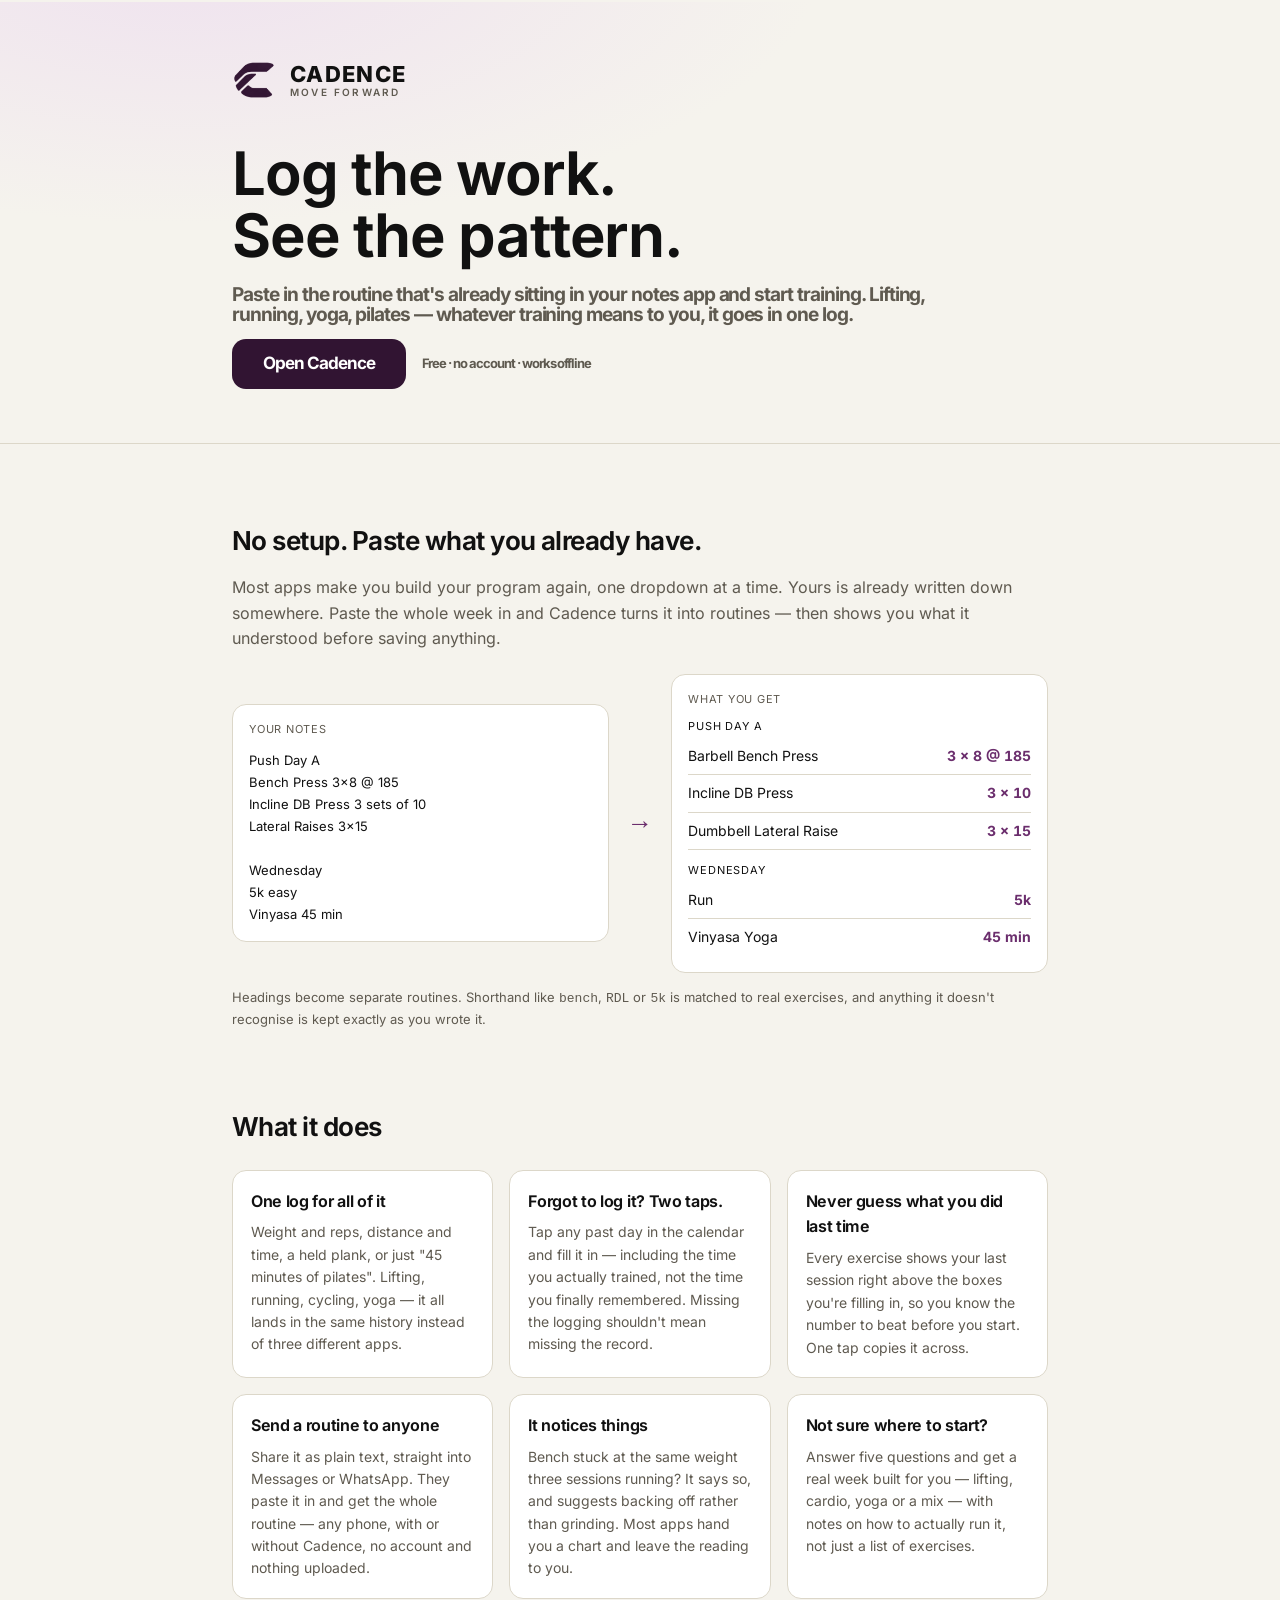
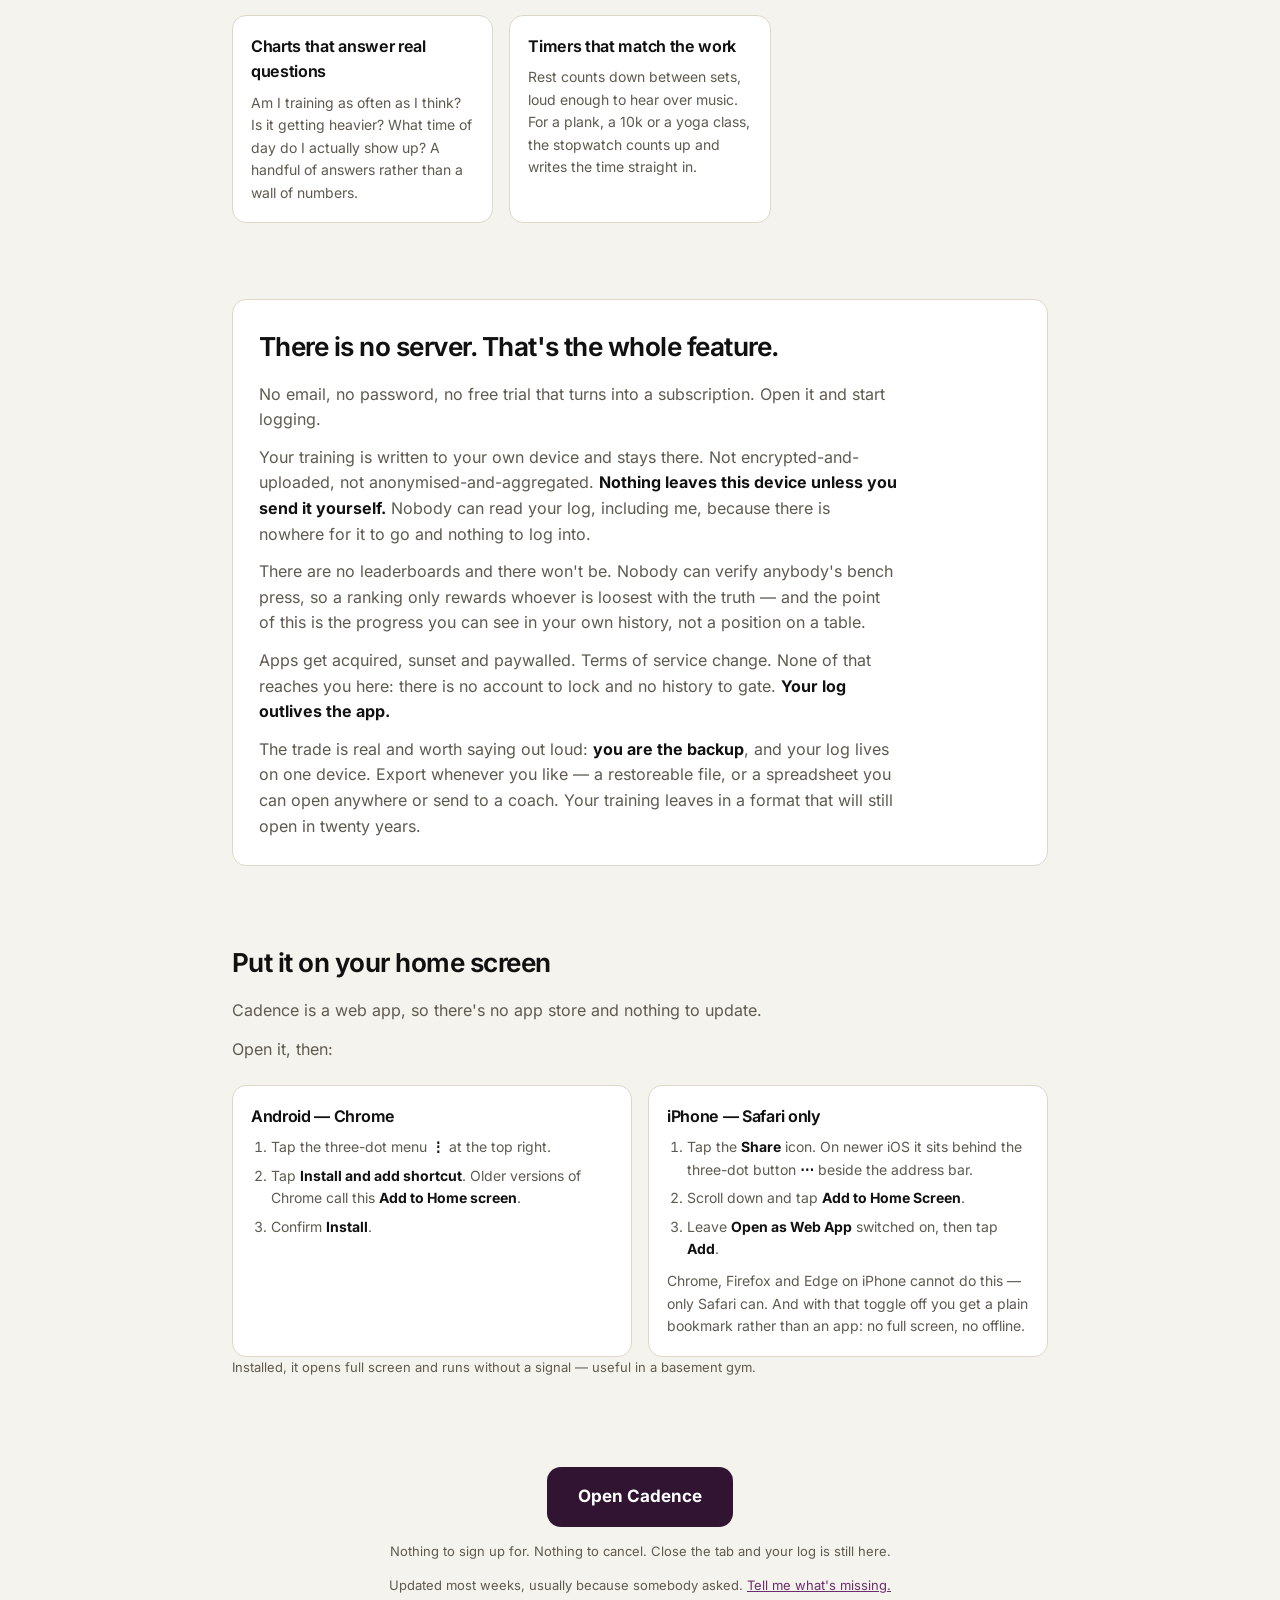
<file: index.html>
<!DOCTYPE html>
<html lang="en" data-theme="dark">
<head>
<meta charset="utf-8">
<meta name="viewport" content="width=device-width, initial-scale=1, viewport-fit=cover">
<meta name="theme-color" content="#1A0A1B">
<meta name="description" content="Cadence is a workout log that starts from the notes you already keep. Lifting, running, yoga — paste your routine, log the work, see the pattern. Free, no account, works offline.">
<title>Cadence — log the work, see the pattern</title>
<link rel="icon" href="favicon-32-v2.png" sizes="32x32" type="image/png">
<link rel="apple-touch-icon" href="favicon-180-v2.png">
<link rel="manifest" href="manifest.webmanifest">
<script>
  /* Launched from the home screen? Skip the pitch, go straight to the app. */
  (function () {
    var standalone = (window.matchMedia && window.matchMedia('(display-mode: standalone)').matches)
      || window.navigator.standalone === true;
    /* ?from=app means they tapped the home button on purpose — don't bounce
       them straight back to the app they just left. */
    var deliberate = location.search.indexOf('from=app') !== -1;
    if (standalone && !deliberate) { location.replace('app.html'); return; }
    var theme = 'dark';
    try {
      var saved = JSON.parse(localStorage.getItem('wrk.v1') || '{}');
      theme = (saved.settings && saved.settings.theme)
        || (window.matchMedia('(prefers-color-scheme: light)').matches ? 'light' : 'dark');
    } catch (e) { /* dark it is */ }
    document.documentElement.setAttribute('data-theme', theme);
  })();
</script>
<!-- See app.html: in flight before the CSS is parsed, and crossorigin because
     fonts are always fetched in CORS mode. -->
<link rel="preload" href="fonts/inter-latin.woff2" as="font" type="font/woff2" crossorigin>
<link rel="stylesheet" href="styles.css?v=49">
<link rel="stylesheet" href="landing.css?v=49">
</head>
<body class="landing">

<header class="hero">
  <div class="wrap">
    <div class="brand">
      <span class="mark" aria-hidden="true"></span>
      <span class="brand-words">
        <span class="brand-name">Cadence</span>
        <span class="brand-tag">Move forward</span>
      </span>
    </div>

    <h1>Log the work.<br>See the pattern.</h1>
    <p class="lede">
      Paste in the routine that's already sitting in your notes app and start training.
      Lifting, running, yoga, pilates — whatever training means to you, it goes in one log.
    </p>

    <div class="cta-row">
      <a class="btn big" id="cta" href="app.html">Open Cadence</a>
      <span class="cta-note">Free &middot; no account &middot; works offline</span>
    </div>
  </div>
</header>

<main class="wrap">

  <section class="paste-demo">
    <h2>No setup. Paste what you already have.</h2>
    <p>
      Most apps make you build your program again, one dropdown at a time. Yours is already
      written down somewhere. Paste the whole week in and Cadence turns it into routines —
      then shows you what it understood before saving anything.
    </p>
    <div class="demo-grid">
      <div class="demo-side">
        <div class="demo-label">Your notes</div>
        <pre>Push Day A
Bench Press 3x8 @ 185
Incline DB Press 3 sets of 10
Lateral Raises 3x15

Wednesday
5k easy
Vinyasa 45 min</pre>
      </div>
      <div class="demo-arrow" aria-hidden="true">&rarr;</div>
      <div class="demo-side">
        <div class="demo-label">What you get</div>
        <ul class="demo-out">
          <li class="demo-head"><span>Push Day A</span></li>
          <li><span>Barbell Bench Press</span><b>3 &times; 8 @ 185</b></li>
          <li><span>Incline DB Press</span><b>3 &times; 10</b></li>
          <li><span>Dumbbell Lateral Raise</span><b>3 &times; 15</b></li>
          <li class="demo-head"><span>Wednesday</span></li>
          <li><span>Run</span><b>5k</b></li>
          <li><span>Vinyasa Yoga</span><b>45 min</b></li>
        </ul>
      </div>
    </div>
    <p class="small muted" style="margin-top:14px">
      Headings become separate routines. Shorthand like <code>bench</code>, <code>RDL</code> or
      <code>5k</code> is matched to real exercises, and anything it doesn't recognise is kept
      exactly as you wrote it.
    </p>
  </section>

  <section>
    <h2>What it does</h2>
    <div class="features">
      <div class="feature">
        <h3>One log for all of it</h3>
        <p>Weight and reps, distance and time, a held plank, or just "45 minutes of pilates".
          Lifting, running, cycling, yoga — it all lands in the same history instead of three
          different apps.</p>
      </div>
      <div class="feature">
        <h3>Forgot to log it? Two taps.</h3>
        <p>Tap any past day in the calendar and fill it in — including the time you actually
          trained, not the time you finally remembered. Missing the logging shouldn't mean
          missing the record.</p>
      </div>
      <div class="feature">
        <h3>Never guess what you did last time</h3>
        <p>Every exercise shows your last session right above the boxes you're filling in, so you
          know the number to beat before you start. One tap copies it across.</p>
      </div>
      <div class="feature">
        <h3>Send a routine to anyone</h3>
        <p>Share it as plain text, straight into Messages or WhatsApp. They paste it in and get the
          whole routine — any phone, with or without Cadence, no account and nothing uploaded.</p>
      </div>
      <div class="feature">
        <h3>It notices things</h3>
        <p>Bench stuck at the same weight three sessions running? It says so, and suggests backing
          off rather than grinding. Most apps hand you a chart and leave the reading to you.</p>
      </div>
      <div class="feature">
        <h3>Not sure where to start?</h3>
        <p>Answer five questions and get a real week built for you — lifting, cardio, yoga or a
          mix — with notes on how to actually run it, not just a list of exercises.</p>
      </div>
      <div class="feature">
        <h3>Charts that answer real questions</h3>
        <p>Am I training as often as I think? Is it getting heavier? What time of day do I
          actually show up? A handful of answers rather than a wall of numbers.</p>
      </div>
      <div class="feature">
        <h3>Timers that match the work</h3>
        <p>Rest counts down between sets, loud enough to hear over music. For a plank, a 10k or a
          yoga class, the stopwatch counts up and writes the time straight in.</p>
      </div>
    </div>
  </section>

  <!-- Sits above the install steps on purpose. It's the reason to trust the
       thing, and asking someone to install before they know where their data
       goes is the wrong way round. -->
  <section class="privacy">
    <h2>There is no server. That's the whole feature.</h2>
    <p>
      No email, no password, no free trial that turns into a subscription. Open it and start
      logging.
    </p>
    <p>
      Your training is written to your own device and stays there. Not encrypted-and-uploaded,
      not anonymised-and-aggregated. <strong>Nothing leaves this device unless you send it
      yourself.</strong> Nobody can read your log, including me, because there is nowhere for it
      to go and nothing to log into.
    </p>
    <p>
      There are no leaderboards and there won't be. Nobody can verify anybody's bench press, so a
      ranking only rewards whoever is loosest with the truth — and the point of this is the
      progress you can see in your own history, not a position on a table.
    </p>
    <p>
      Apps get acquired, sunset and paywalled. Terms of service change. None of that reaches you
      here: there is no account to lock and no history to gate. <strong>Your log outlives the
      app.</strong>
    </p>
    <p>
      The trade is real and worth saying out loud: <strong>you are the backup</strong>, and your
      log lives on one device. Export whenever you like — a restoreable file, or a spreadsheet you
      can open anywhere or send to a coach. Your training leaves in a format that will still open
      in twenty years.
    </p>

  </section>

  <section class="install">
    <h2>Put it on your home screen</h2>
    <p>Cadence is a web app, so there's no app store and nothing to update.</p>

    <div id="install-offer" hidden>
      <button class="btn big" id="install-btn">Install Cadence</button>
      <p class="small muted" style="margin:10px 0 0">One tap — your browser will confirm.</p>
    </div>

    <div id="install-done" class="feature" hidden style="margin-bottom:18px">
      <h3>Already installed on this device</h3>
      <p>Open Cadence from your home screen rather than here and it runs full screen and offline.
        Both share the same log.</p>
    </div>

    <div id="install-safari" class="feature" hidden style="margin-bottom:18px">
      <h3>Open this page in Safari to install</h3>
      <p>You're in <span id="ios-browser">another browser</span>. On iPhone only Safari can add a
        real app — other browsers can make a shortcut, but it opens back in the browser instead of
        running full screen and offline.</p>
      <button class="btn" id="copy-link-btn" style="margin-top:10px">Copy link for Safari</button>
      <span id="copy-done" class="small muted" style="margin-left:10px" hidden>Copied.</span>
    </div>

    <p id="install-manual-lead">Open it, then:</p>
    <div class="install-grid">
      <div class="feature">
        <h3>Android — Chrome</h3>
        <ol class="steps">
          <li>Tap the three-dot menu <strong>&vellip;</strong> at the top right.</li>
          <li>Tap <strong>Install and add shortcut</strong>. Older versions of Chrome call this
            <strong>Add to Home screen</strong>.</li>
          <li>Confirm <strong>Install</strong>.</li>
        </ol>
      </div>
      <div class="feature">
        <h3>iPhone — Safari only</h3>
        <ol class="steps">
          <li>Tap the <strong>Share</strong> icon. On newer iOS it sits behind the three-dot
            button <strong>&ctdot;</strong> beside the address bar.</li>
          <li>Scroll down and tap <strong>Add to Home Screen</strong>.</li>
          <li>Leave <strong>Open as Web App</strong> switched on, then tap <strong>Add</strong>.</li>
        </ol>
        <p class="small muted" style="margin:10px 0 0">Chrome, Firefox and Edge on iPhone cannot do
          this — only Safari can. And with that toggle off you get a plain bookmark rather than an
          app: no full screen, no offline.</p>
      </div>
    </div>
    <p class="small muted">Installed, it opens full screen and runs without a signal — useful in a
      basement gym.</p>
  </section>

  <section class="closer">
    <a class="btn big" href="app.html">Open Cadence</a>
    <p class="small muted">Nothing to sign up for. Nothing to cancel. Close the tab and your log
      is still here.</p>
    <p class="small muted" id="feedback-line" hidden>
      Updated most weeks, usually because somebody asked.
      <a id="feedback-link" href="#">Tell me what's missing.</a>
    </p>
  </section>

</main>

<script src="util.js?v=49"></script>
<script>
  /* ------------------------------------------------------------- tip jar
     Paste a Ko-fi / Buy Me a Coffee / GitHub Sponsors URL between the quotes
     and the line appears. Left empty, the whole paragraph stays hidden — a
     dead "support me" link is worse than no link, and the claim above it is
     that nothing here is asking you for anything. */
  /* Kept in step with FEEDBACK_URL in app.js. Hides its own line when empty, so
     a dead link can never end up under a sentence inviting you to use it. */
  var FEEDBACK_URL = 'https://docs.google.com/forms/d/e/1FAIpQLSeTSe5I7CkeAEednuXicMvKt_d-C-ndT-ay0BpyOKVuvV_20A/viewform?usp=dialog';

  (function () {
    if (!FEEDBACK_URL) return;
    var p = document.getElementById('feedback-line');
    var a = document.getElementById('feedback-link');
    if (!p || !a) return;
    a.href = FEEDBACK_URL;
    a.rel = 'noopener';
    a.target = '_blank';
    p.hidden = false;
  })();

  /* Someone with a log already doesn't need the sales pitch on the button. */
  (function () {
    try {
      var saved = JSON.parse(localStorage.getItem('wrk.v1') || '{}');
      var n = (saved.sessions || []).length;
      if (n > 0) {
        var cta = document.getElementById('cta');
        cta.textContent = n === 1 ? 'Back to your log (1 workout)' : 'Back to your log (' + n + ' workouts)';
      }
    } catch (e) { /* leave the default */ }
  })();

  /* Chrome offers a real install prompt, so the written steps become the
     fallback rather than the instruction. Safari has no equivalent API, so on
     iPhone the steps stay exactly as they are. */
  (function () {
    var deferred = null;
    var offer = document.getElementById('install-offer');
    var done = document.getElementById('install-done');
    var btn = document.getElementById('install-btn');
    var lead = document.getElementById('install-manual-lead');

    /* On iOS only Safari can install a standalone web app. Anywhere else there
       is no route at all, so point at Safari rather than letting someone hunt
       for a button that will never appear. */
    if (isIosWrongBrowser()) {
      var safari = document.getElementById('install-safari');
      document.getElementById('ios-browser').textContent = iosBrowserName();
      safari.hidden = false;
      lead.textContent = 'The steps below need Safari:';

      document.getElementById('copy-link-btn').addEventListener('click', function () {
        var url = new URL('app.html', location.href).href;
        var flag = document.getElementById('copy-done');
        if (navigator.clipboard && navigator.clipboard.writeText) {
          navigator.clipboard.writeText(url).then(function () {
            flag.hidden = false;
          }, function () { window.prompt('Copy this into Safari:', url); });
        } else {
          window.prompt('Copy this into Safari:', url);
        }
      });
    }

    /* Chrome won't fire beforeinstallprompt for an app that's already
       installed, so "no button" on its own is ambiguous. getInstalledRelatedApps
       resolves it — the manifest lists itself for exactly this purpose. */
    if (navigator.getInstalledRelatedApps) {
      navigator.getInstalledRelatedApps().then(function (apps) {
        if (apps.some(function (a) { return a.platform === 'webapp'; })) {
          done.hidden = false;
          lead.textContent = 'To install it on another device:';
        }
      }).catch(function () { /* unsupported or blocked */ });
    }

    window.addEventListener('beforeinstallprompt', function (ev) {
      ev.preventDefault();
      deferred = ev;
      offer.hidden = false;
      done.hidden = true;
      lead.textContent = 'Or do it by hand:';
    });

    btn.addEventListener('click', function () {
      if (!deferred) return;
      deferred.prompt();
      deferred.userChoice.then(function (choice) {
        if (choice.outcome === 'accepted') offer.hidden = true;
        deferred = null;
      });
    });

    window.addEventListener('appinstalled', function () {
      offer.hidden = true;
      lead.textContent = 'Already installed. To do it on another device:';
    });
  })();
</script>

</body>
</html>
</file>
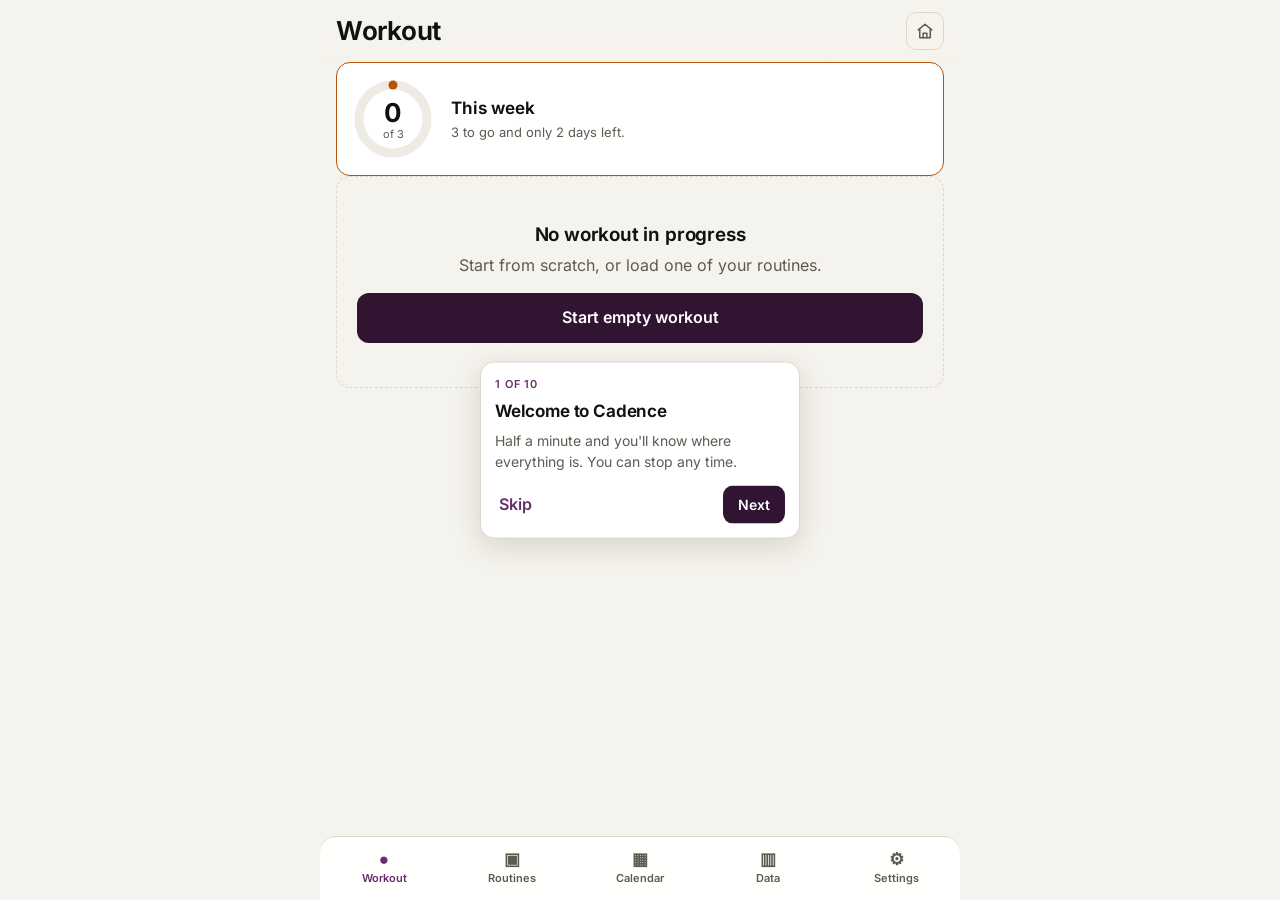
<file: app.html>
<!DOCTYPE html>
<html lang="en" data-theme="dark">
<head>
<meta charset="utf-8">
<meta name="viewport" content="width=device-width, initial-scale=1, viewport-fit=cover">
<meta name="theme-color" content="#1A0A1B">
<meta name="description" content="Cadence — a local-first workout log. Log the work, see the pattern.">
<title>Cadence — workout log</title>
<link rel="manifest" href="manifest.webmanifest">
<link rel="icon" href="favicon-32-v2.png" sizes="32x32" type="image/png">
<link rel="apple-touch-icon" href="favicon-180-v2.png">
<meta name="apple-mobile-web-app-capable" content="yes">
<meta name="apple-mobile-web-app-status-bar-style" content="black-translucent">
<meta name="apple-mobile-web-app-title" content="Cadence">
<!-- Preloaded so the font is in flight before the stylesheet is parsed, which
     keeps the swap from being a visible reflow. crossorigin is required even
     same-origin: fonts are always fetched in CORS mode, and without it the
     browser fetches twice. Only the latin subset — latin-ext is fetched on
     demand by unicode-range. -->
<link rel="preload" href="fonts/inter-latin.woff2" as="font" type="font/woff2" crossorigin>
<link rel="stylesheet" href="styles.css?v=49">
<script>
  /* Set the theme before first paint, otherwise a light-mode user gets a
     black flash while app.js loads. Kept deliberately tiny and defensive. */
  (function () {
    var theme = 'dark';
    try {
      var saved = JSON.parse(localStorage.getItem('wrk.v1') || '{}');
      theme = (saved.settings && saved.settings.theme)
        || (window.matchMedia('(prefers-color-scheme: light)').matches ? 'light' : 'dark');
    } catch (e) { /* fall back to dark */ }
    document.documentElement.setAttribute('data-theme', theme);
  })();
</script>
</head>
<body>

<header class="topbar">
  <h1 id="topbar-title">Workout</h1>
  <div class="topbar-actions">
    <button id="btn-header-action" class="ghost" hidden></button>
    <a class="ghost home-btn" href="index.html?from=app" aria-label="About Cadence" title="About Cadence">
      <svg viewBox="0 0 24 24" width="18" height="18" fill="none" stroke="currentColor"
           stroke-width="2" stroke-linecap="round" stroke-linejoin="round" aria-hidden="true">
        <path d="M3 10.5 12 3l9 7.5"/><path d="M5 9.5V21h14V9.5"/><path d="M9.5 21v-6h5v6"/>
      </svg>
    </a>
  </div>
</header>

<main id="main">
  <section id="view-workout" class="view"></section>
  <section id="view-routines" class="view" hidden></section>
  <section id="view-calendar" class="view" hidden></section>
  <section id="view-data" class="view" hidden></section>
  <section id="view-settings" class="view" hidden></section>
</main>

<div id="timer-bar" class="timer-bar" hidden>
  <div class="timer-progress"><div id="timer-fill"></div></div>
  <div class="timer-row">
    <span id="timer-label" class="timer-label">Rest</span>
    <span id="timer-time" class="timer-time">0:00</span>
    <button id="timer-plus" class="ghost small">+30s</button>
    <button id="timer-stop" class="ghost small">Skip</button>
  </div>
</div>

<nav class="tabbar">
  <button class="tab is-active" data-view="workout"><span class="tab-ico">&#9679;</span>Workout</button>
  <button class="tab" data-view="routines"><span class="tab-ico">&#9635;</span>Routines</button>
  <button class="tab" data-view="calendar"><span class="tab-ico">&#9638;</span>Calendar</button>
  <button class="tab" data-view="data"><span class="tab-ico">&#9637;</span>Data</button>
  <button class="tab" data-view="settings"><span class="tab-ico">&#9881;</span>Settings</button>
</nav>

<div id="sheet" class="sheet" hidden>
  <div class="sheet-backdrop" data-close></div>
  <div class="sheet-panel">
    <div class="sheet-head">
      <h2 id="sheet-title">Add exercise</h2>
      <button class="ghost" data-close>Close</button>
    </div>
    <div id="sheet-body" class="sheet-body"></div>
  </div>
</div>

<!-- The walkthrough. Only the bubble takes clicks; the dimming is decorative,
     so the app underneath stays usable throughout. -->
<div id="tour" hidden>
  <div id="tour-spot" class="tour-spot" aria-hidden="true"></div>
  <div id="tour-bubble" class="tour-bubble" role="dialog" aria-modal="false"
       aria-labelledby="tour-title" tabindex="-1"></div>
</div>

<div id="viz-tip" class="viz-tip" hidden></div>
<div id="toast" class="toast" hidden></div>

<script src="util.js?v=49"></script>
<script src="library.js?v=49"></script>
<script src="parse.js?v=49"></script>
<script src="plan.js?v=49"></script>
<script src="viz.js?v=49"></script>
<script src="tour.js?v=49"></script>
<script src="app.js?v=49"></script>
</body>
</html>
</file>
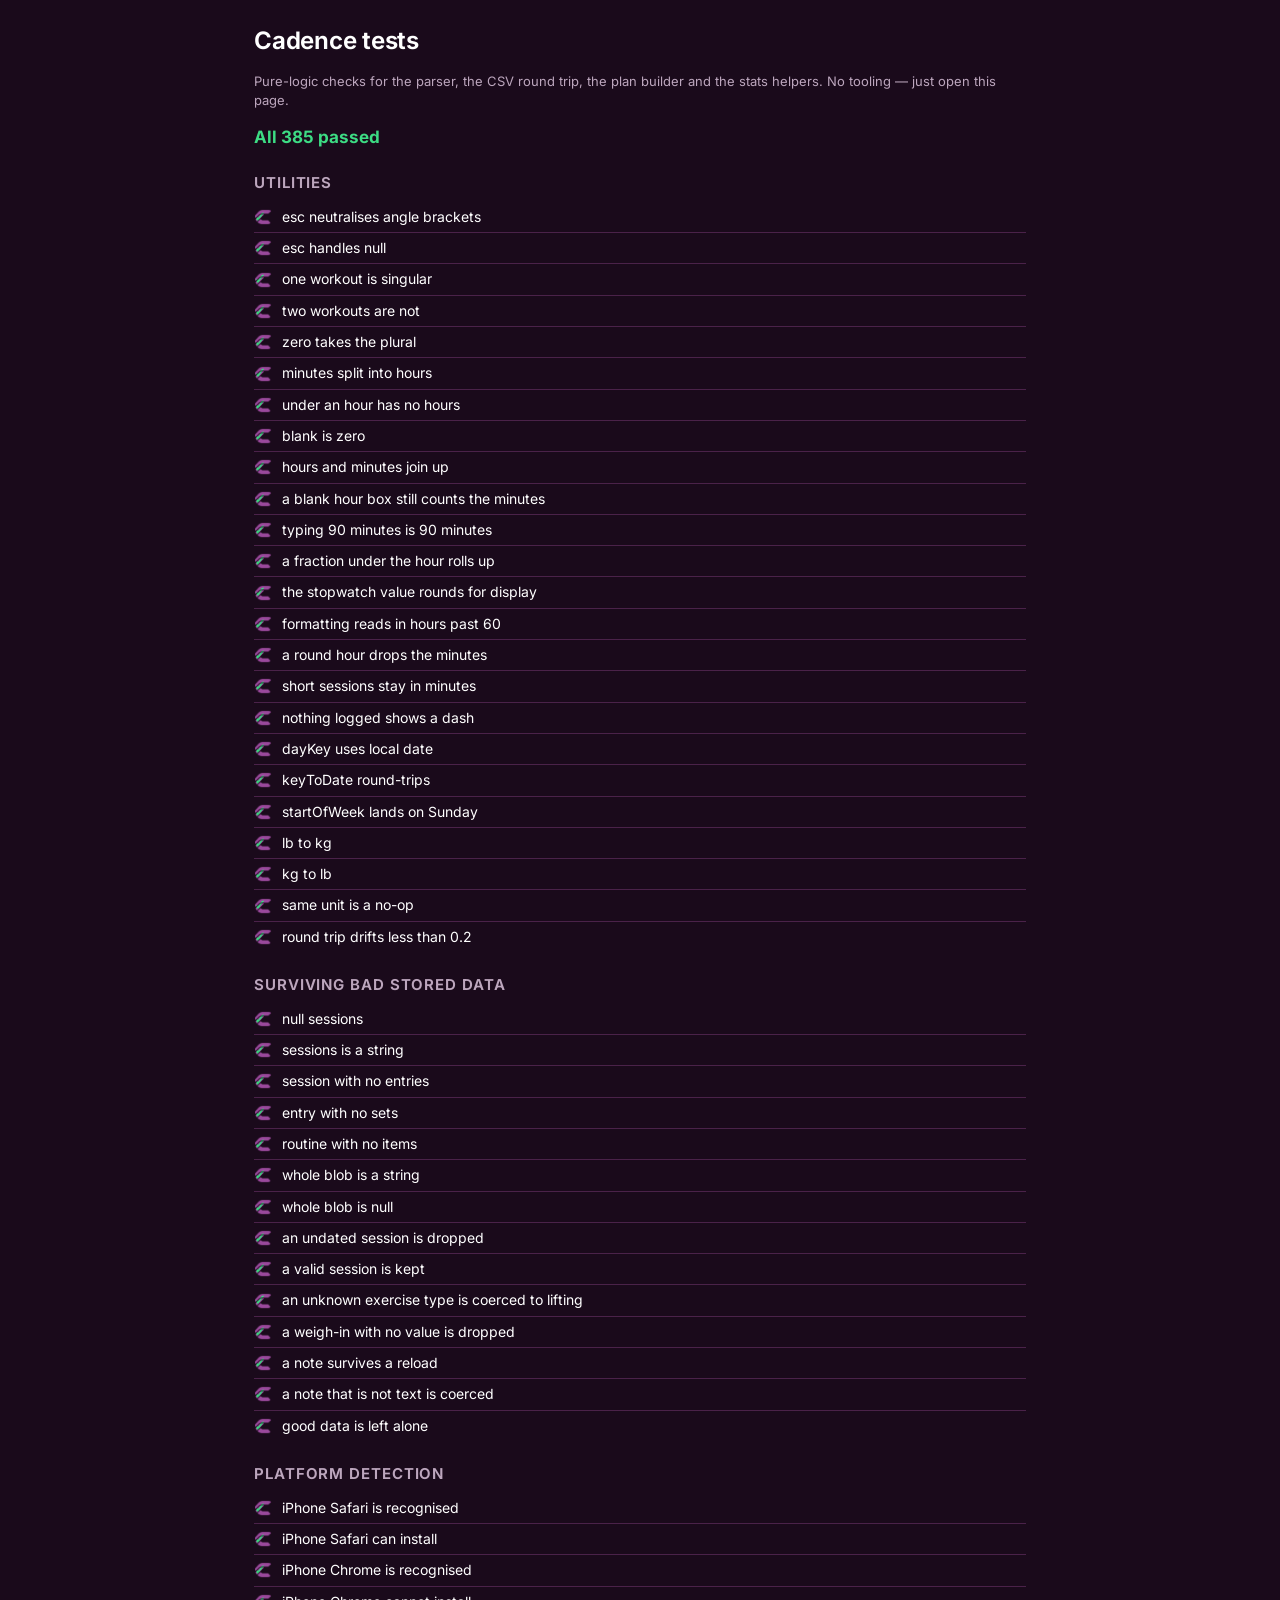
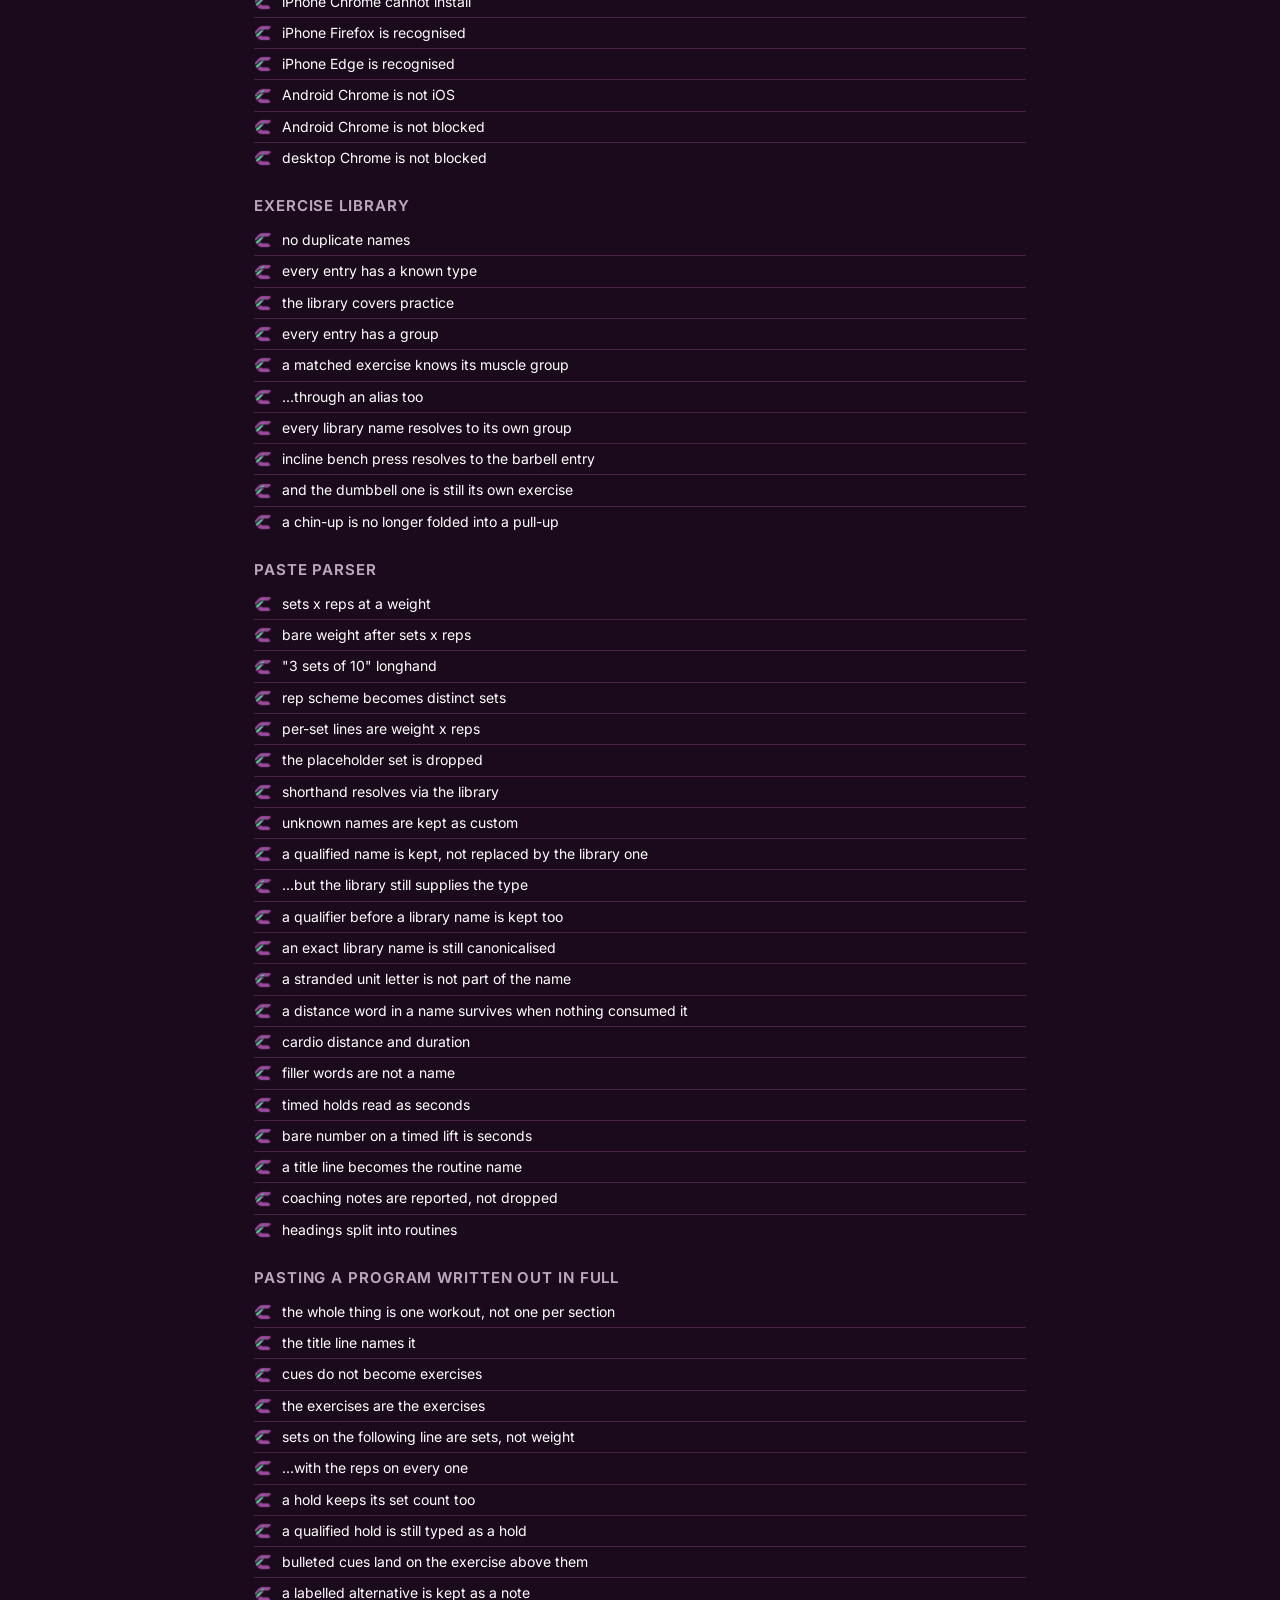
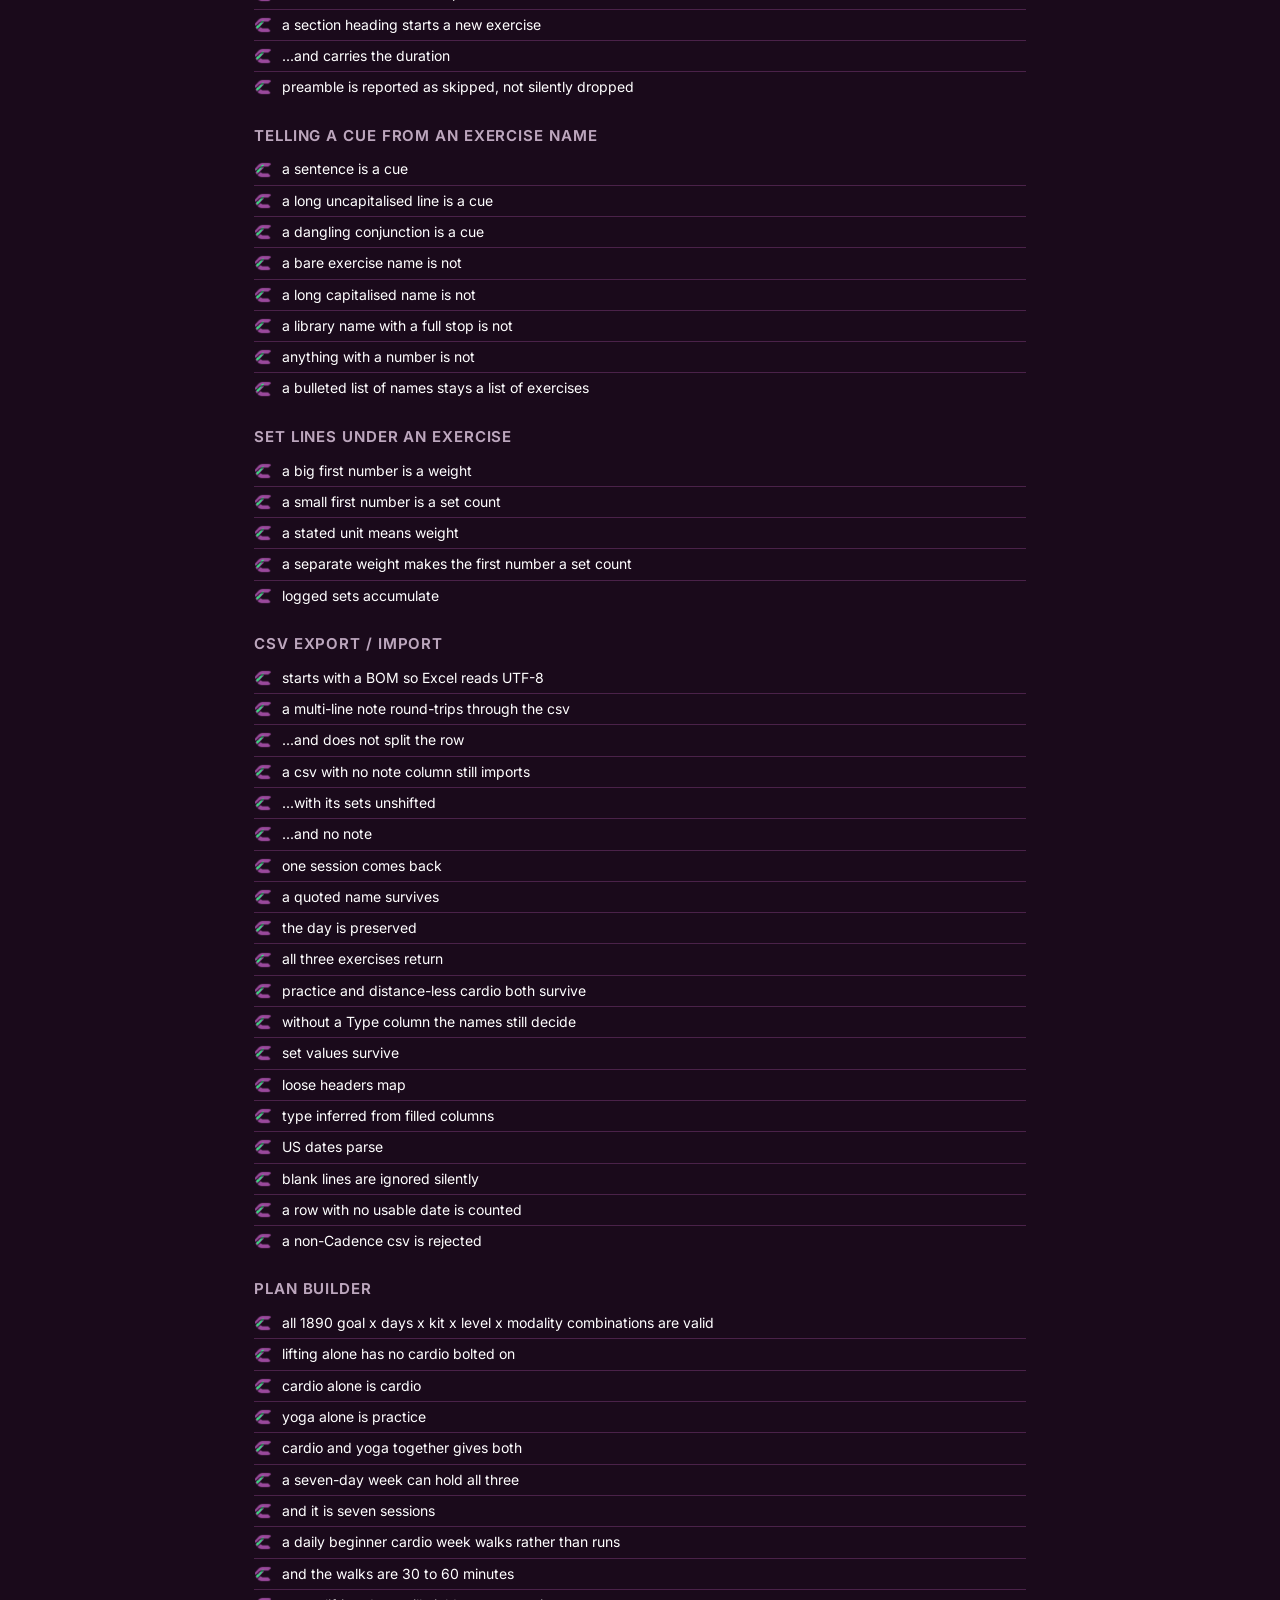
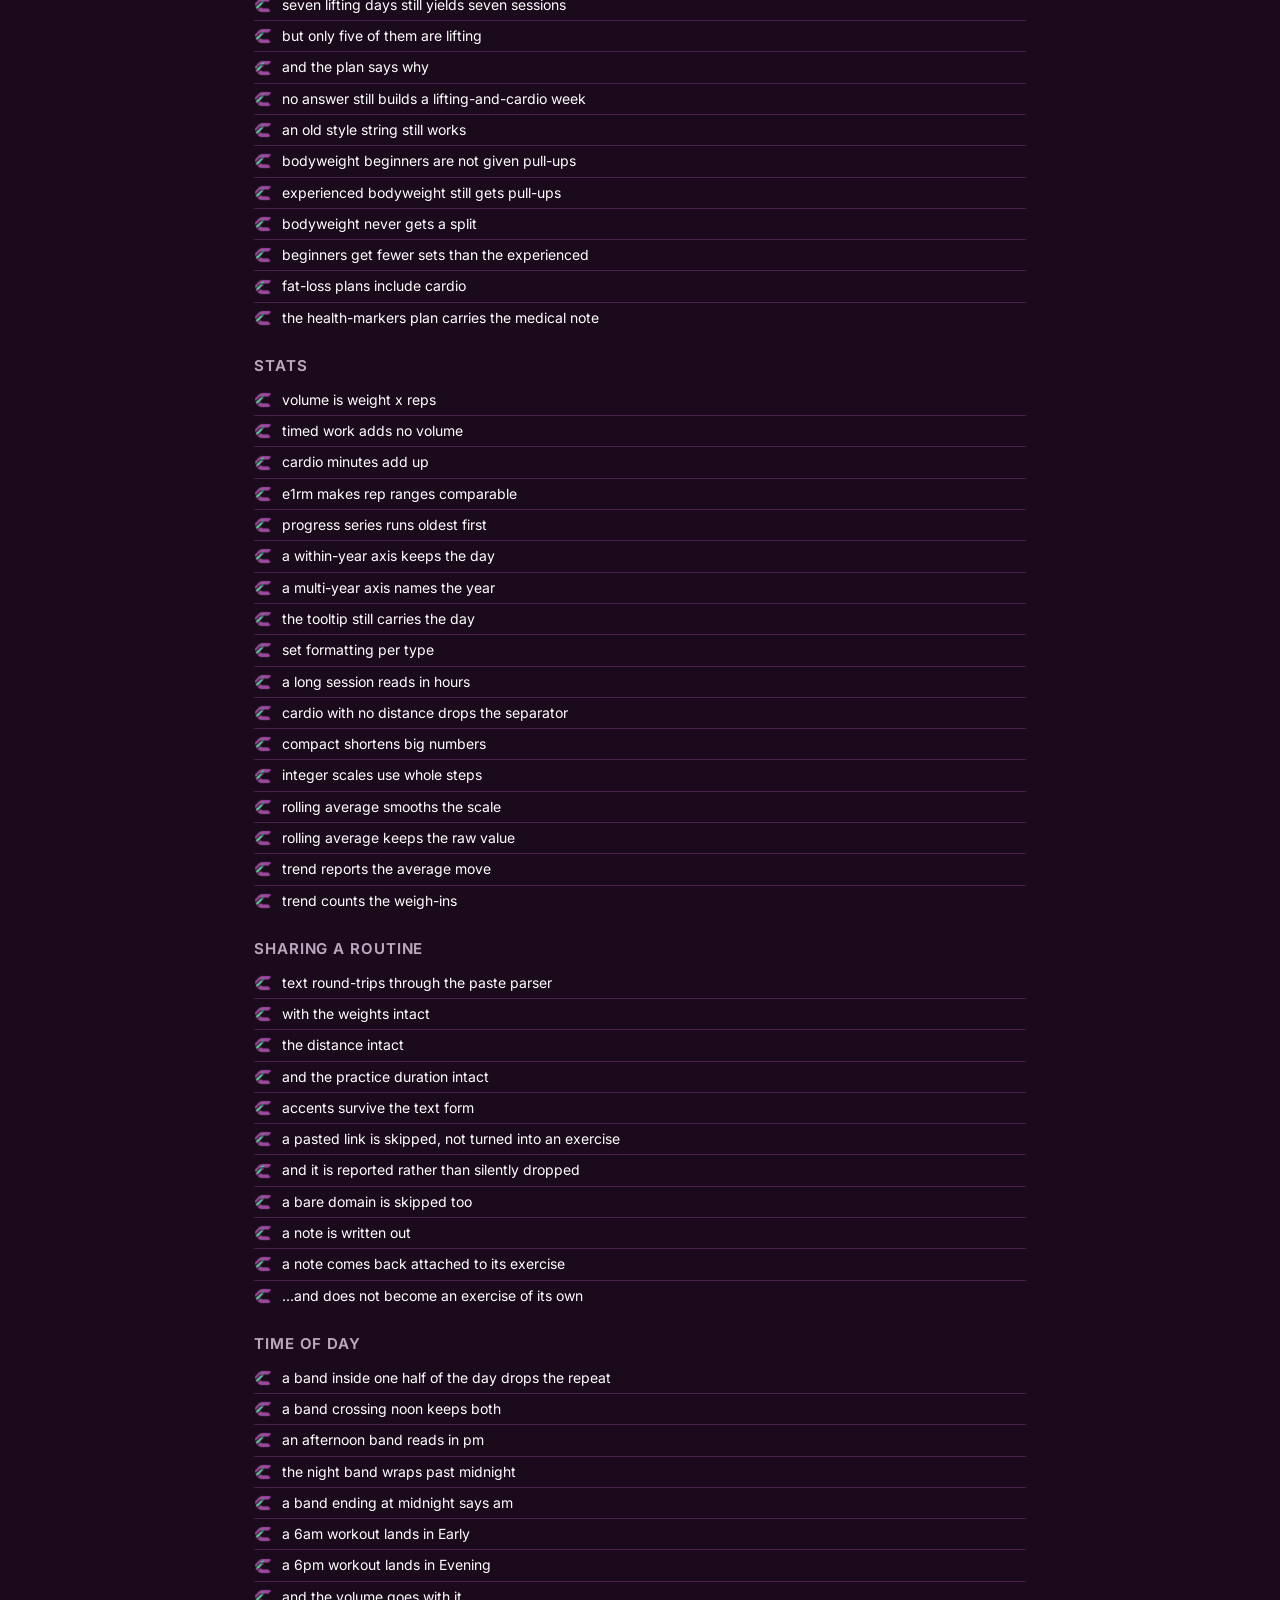
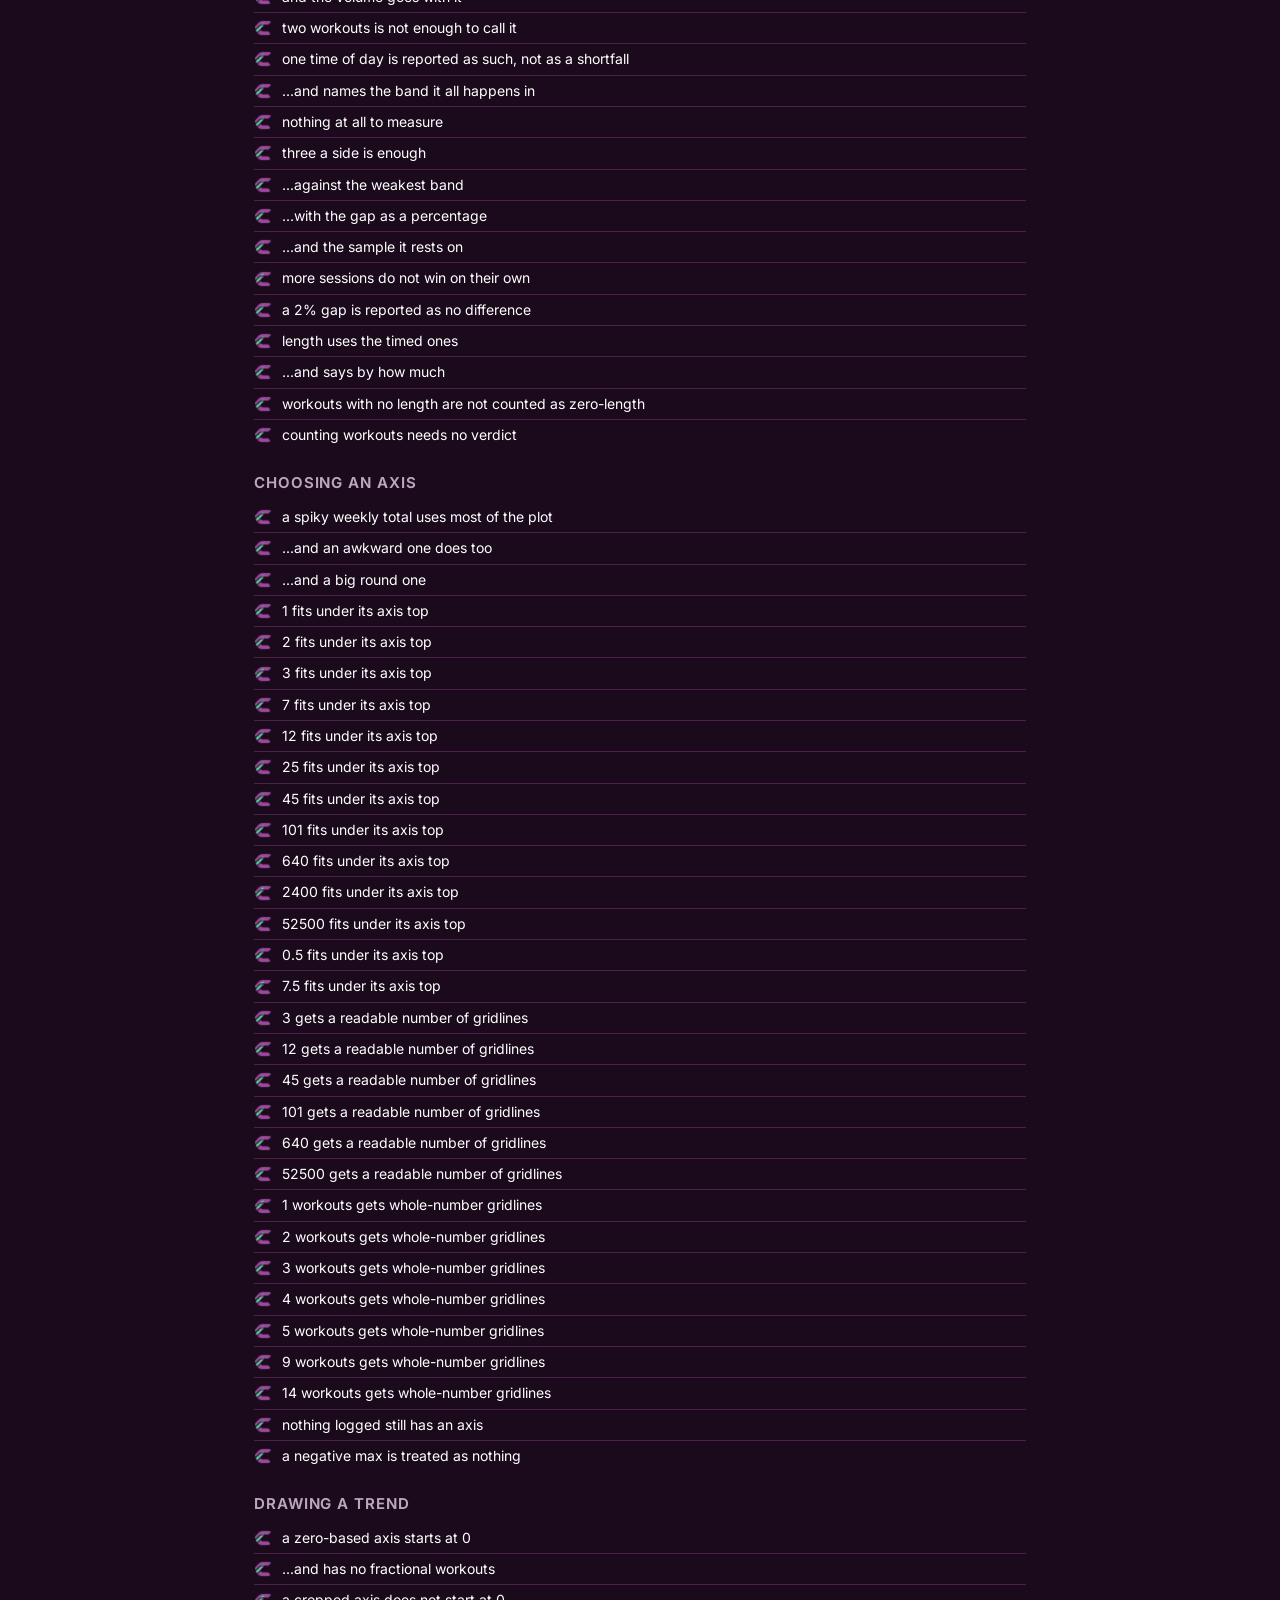
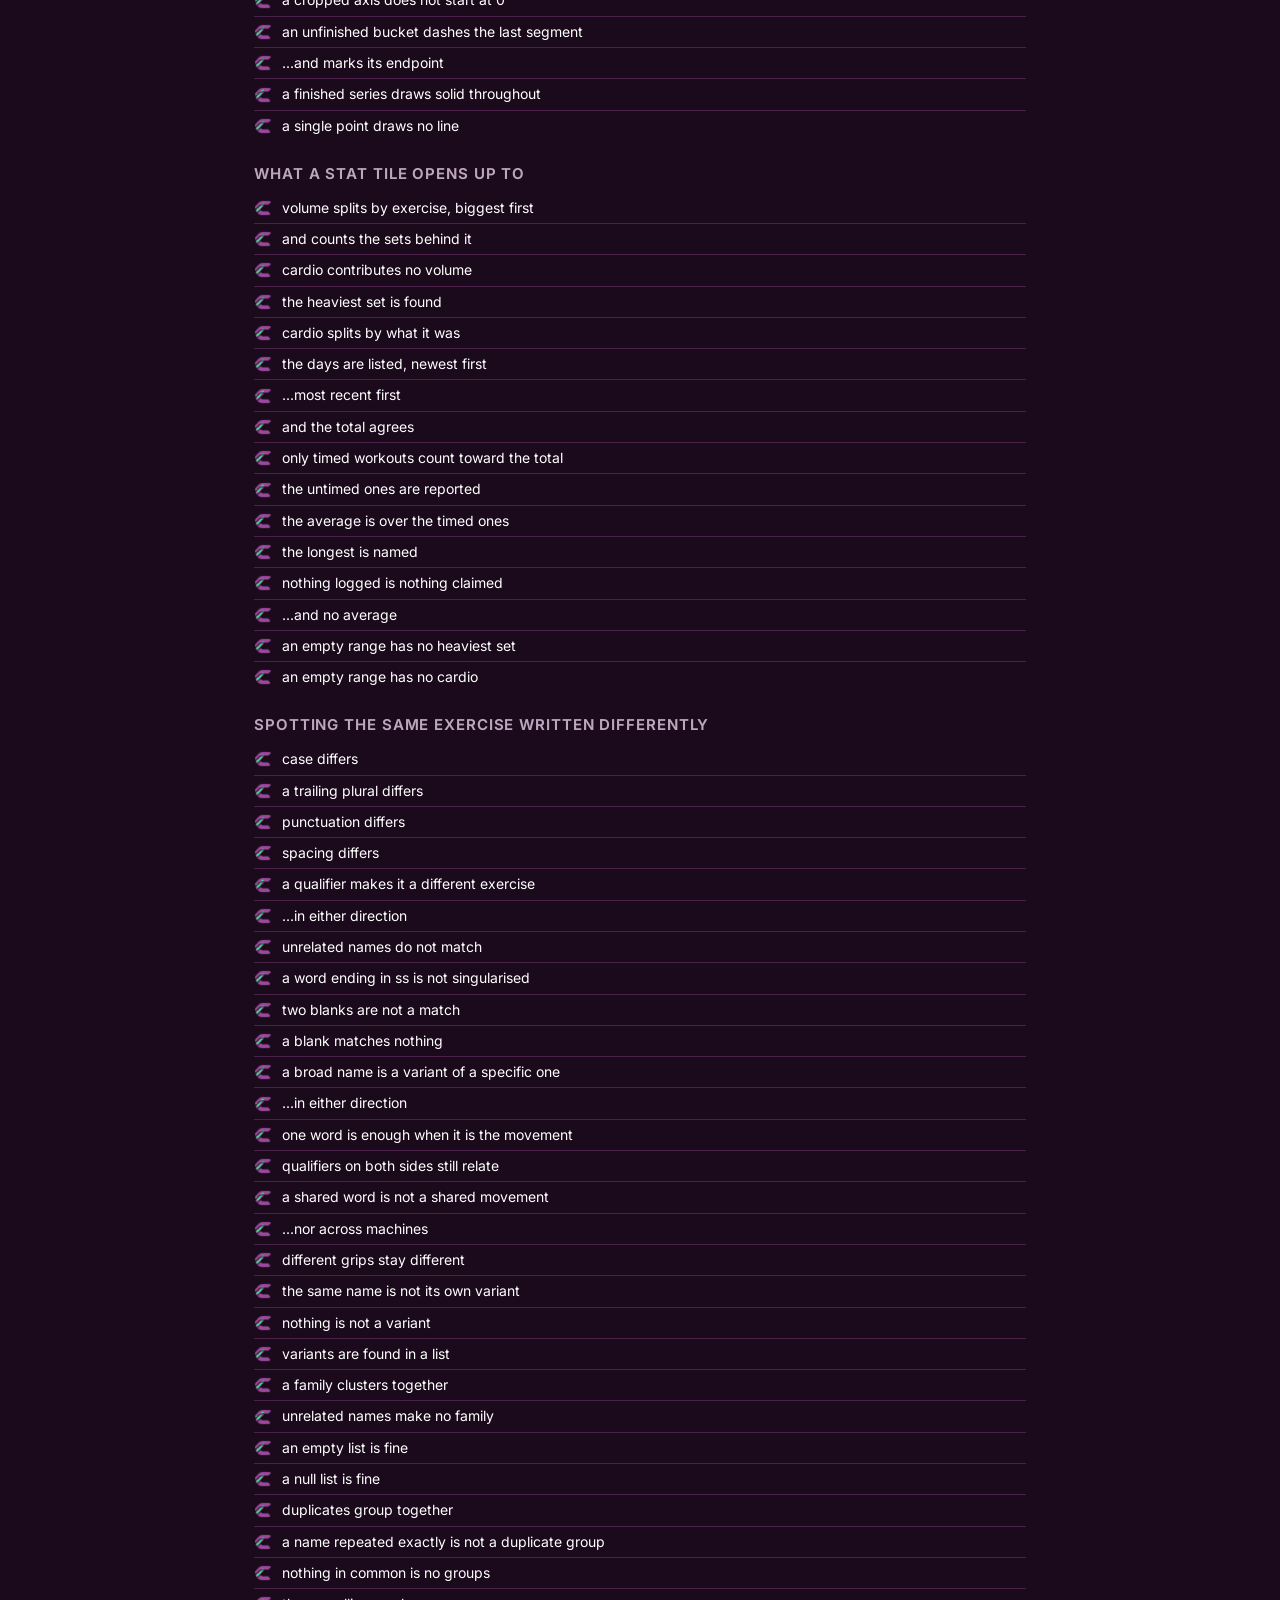
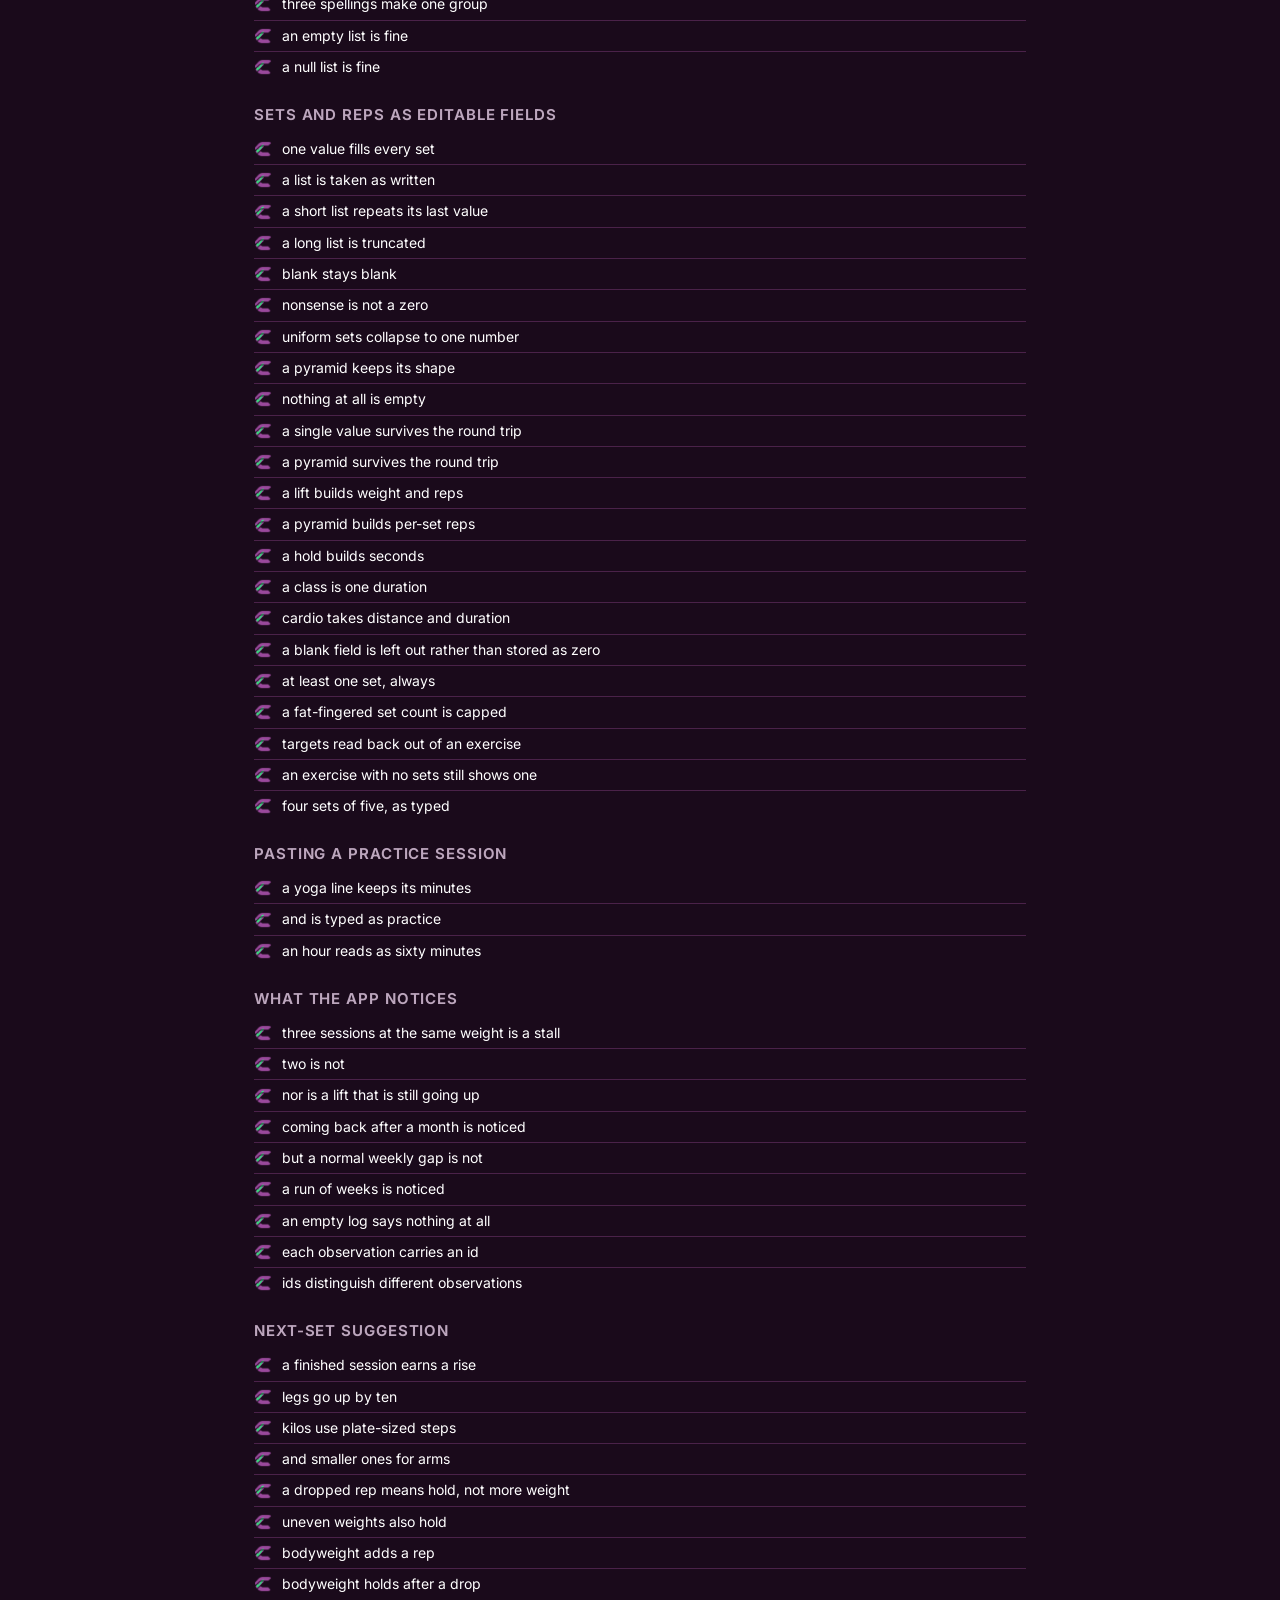
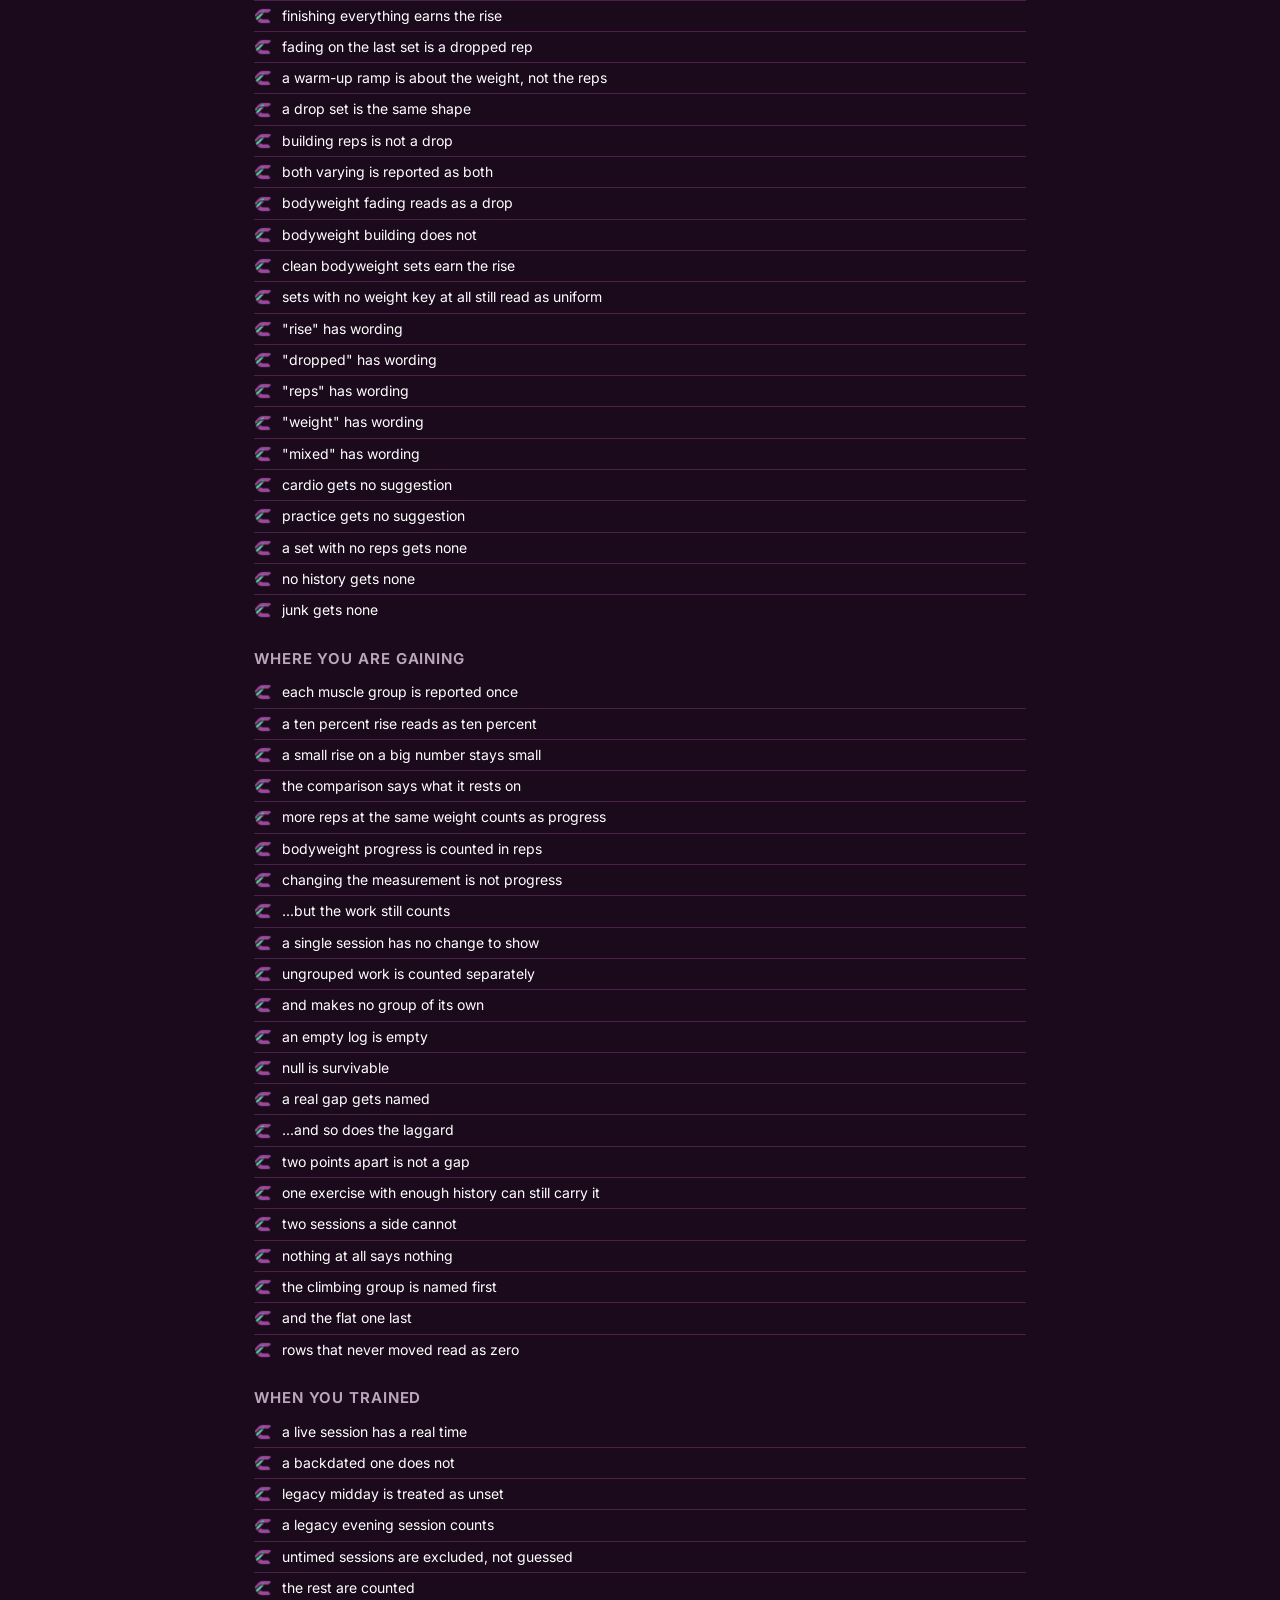
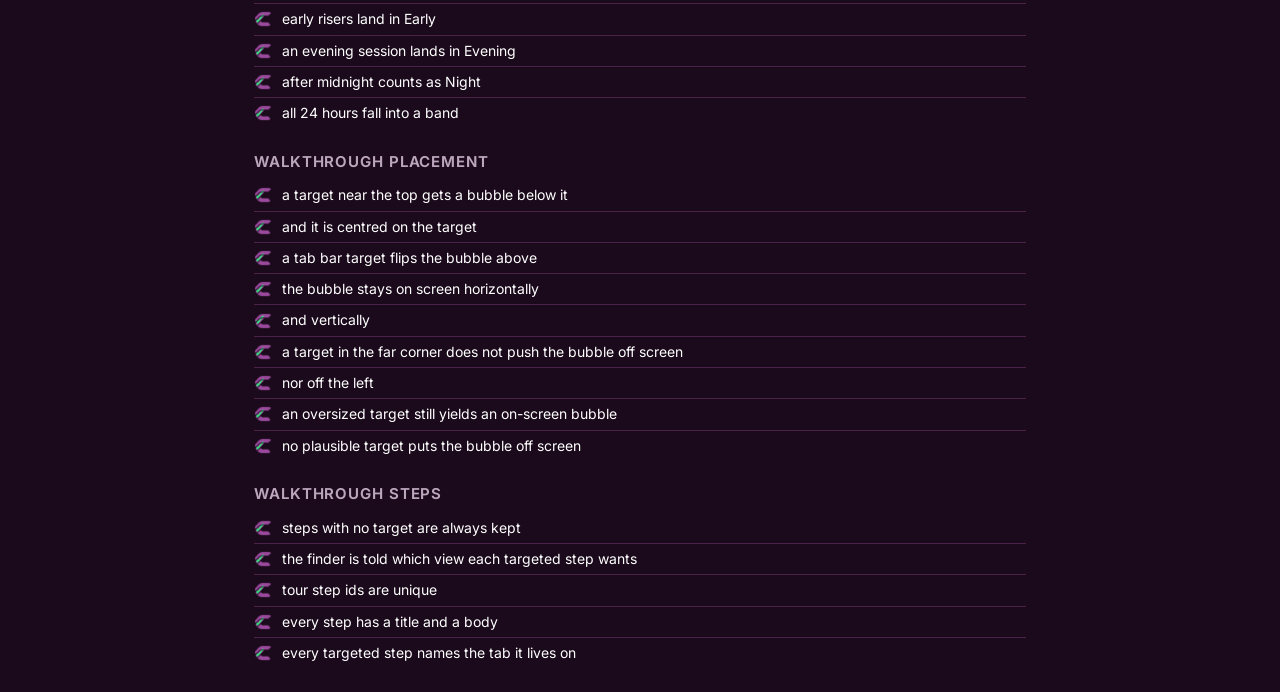
<file: tests.html>
<!DOCTYPE html>
<html lang="en" data-theme="dark">
<head>
<meta charset="utf-8">
<meta name="viewport" content="width=device-width, initial-scale=1">
<title>Cadence tests</title>
<link rel="stylesheet" href="styles.css">
<style>
  body{padding:24px;max-width:820px;margin-inline:auto}
  h1{font-size:24px;margin-bottom:4px}
  #summary{font-size:17px;font-weight:700;margin:16px 0}
  .grp{margin-top:22px}
  .grp h2{font-size:15px;color:var(--muted);text-transform:uppercase;letter-spacing:.06em;margin-bottom:8px}
  .t{display:flex;gap:10px;padding:5px 0;border-bottom:1px solid var(--line);font-size:14px}
  .t:last-child{border-bottom:0}
  .t .mark{flex:0 0 18px;font-weight:700}
  .pass .mark{color:var(--good)}
  .fail .mark{color:var(--danger)}
  .fail{color:var(--danger)}
  .why{display:block;color:var(--muted);font-size:12.5px;margin-top:3px;
       font-family:ui-monospace,Menlo,Consolas,monospace}
</style>
</head>
<body>

<h1>Cadence tests</h1>
<p class="muted small">Pure-logic checks for the parser, the CSV round trip, the plan builder and
  the stats helpers. No tooling — just open this page.</p>
<div id="summary">Running…</div>
<div id="out"></div>

<!-- The real modules, in the same order app.html loads them. Nothing is stubbed,
     so a test failing here means the shipped code is wrong. -->
<script src="util.js"></script>
<script src="library.js"></script>
<script src="parse.js"></script>
<script src="plan.js"></script>
<script src="viz.js"></script>
<script src="tour.js"></script>
<script src="tests.js"></script>

</body>
</html>
</file>
<file: styles.css>
/* Inter, self-hosted rather than pulled from Google Fonts. Two reasons: the
   app promises nobody sees your training, and a Google Fonts link would hand
   Google a request from every device on every launch; and a basement gym has
   no signal, so a font that lives on a CDN is a font that doesn't render.
   These files are cached by the service worker with the rest of the shell.

   One variable file covers 100-900, which is what lets the weight-650 rules
   below mean 650 instead of rounding to 700.

   'swap' so text is readable immediately in the fallback and reflows when the
   font lands — never invisible. The unicode-range split means latin-ext is
   only fetched if a page actually uses those characters. */
@font-face{
  font-family:'Inter';
  font-style:normal;
  font-weight:100 900;
  font-display:swap;
  src:url('fonts/inter-latin.woff2') format('woff2');
  unicode-range:U+0000-00FF,U+0131,U+0152-0153,U+02BB-02BC,U+02C6,U+02DA,U+02DC,
    U+0304,U+0308,U+0329,U+2000-206F,U+20AC,U+2122,U+2191,U+2193,U+2212,U+2215,
    U+FEFF,U+FFFD;
}
@font-face{
  font-family:'Inter';
  font-style:normal;
  font-weight:100 900;
  font-display:swap;
  src:url('fonts/inter-latin-ext.woff2') format('woff2');
  unicode-range:U+0100-02BA,U+02BD-02C5,U+02C7-02CC,U+02CE-02D7,U+02DD-02FF,
    U+0304,U+0308,U+0329,U+1D00-1DBF,U+1E00-1E9F,U+1EF2-1EFF,U+2020,U+20A0-20AB,
    U+20AD-20C0,U+2113,U+2C60-2C7F,U+A720-A7FF;
}

/* Dark is the default; :root[data-theme="light"] swaps the palette.
   Every colour in this file goes through a token — no raw hex in the rules
   below — so the two themes can't drift apart. */
:root{
  color-scheme:dark;

  /* A plum ramp built out from the brand purple #311432 rather than a neutral
     black. The brand colour sits at surface-2 — the raised card — because at
     14% lightness it is a background, not a fill: on near-black it measured
     1.19:1, which is invisible. Everything above it in the stack is the same
     hue lifted, so the theme reads as one colour rather than purple on grey. */
  --bg:#1A0A1B;                /* deep plum, the floor */
  --surface:#251126;
  --surface-2:#311432;         /* the brand purple, exactly */
  --line:#4A2249;
  --text:#ffffff;
  --muted:#BCA6BD;

  /* Lifted well clear of the surfaces so a button still reads as a button. */
  --accent:#9C4A9E;
  --accent-ink:#ffffff;        /* text sitting on --accent */
  --accent-fg:#E3ABE5;         /* plum as text, readable on --bg */

  --good:#3ddc84;
  --good-ink:#04240f;
  --warn:#ffb020;
  --danger:#ff6b6b;
  --danger-ink:#2b0708;      /* white on this red is only 2.8:1 */
  --tip-ink:#ffffff;

  --chip-ink:#1A0A1B;
  --scrim:rgba(0,0,0,.6);
  --tour-scrim:rgba(8,3,9,.74);   /* deeper than a sheet backdrop: it has to
                                     read as "look here", not "something is
                                     open in front" */
  --tabbar-bg:rgba(37,17,38,.93);
  --day-active:#3D1B3E;

  --done-bg:#0f2418;
  --done-line:#1f5137;

  --pill-lift-line:#5A2A5C;
  --pill-cardio-line:#4a3a1a;

  --warnbox-bg:#241d0e;
  --warnbox-line:#4a3a1a;
  --warnbox-text:#f0d9a8;

  --shadow:0 8px 28px rgba(0,0,0,.5);

  --radius:14px;
  --tabbar-h:64px;

  /* Typography is a token like everything else, so the stack is stated once.
     The system fonts stay behind Inter as the fallback that renders during the
     swap and if the file ever fails to load — not as a device-dependent
     choice. */
  --font:'Inter',-apple-system,BlinkMacSystemFont,"Segoe UI",Roboto,Helvetica,Arial,sans-serif;
}

:root[data-theme="light"]{
  color-scheme:light;

  --bg:#f5f3ed;
  --surface:#ffffff;
  --surface-2:#eeebe2;
  --line:#dcd7c9;
  --text:#111111;
  --muted:#5f5a50;

  /* Light mode is where the brand purple works untouched: 14.8:1 against the
     cream, and white on it is 16.5:1. */
  --accent:#311432;
  --accent-ink:#ffffff;
  /* Purple-as-text is lifted off #311432, which at this size would be
     indistinguishable from the near-black body text. */
  --accent-fg:#6B2E6D;

  --good:#15803d;
  --good-ink:#ffffff;
  --warn:#b45309;
  --danger:#b91c1c;
  --danger-ink:#ffffff;
  --tip-ink:#ffffff;

  --chip-ink:#ffffff;
  --scrim:rgba(35,15,36,.38);
  --tour-scrim:rgba(35,15,36,.58);
  --tabbar-bg:rgba(255,255,255,.94);
  --day-active:#EFE2EF;        /* a plum tint so trained days still pop */

  --done-bg:#e8f5ec;
  --done-line:#8fc7a5;

  --pill-lift-line:#D5BDD6;
  --pill-cardio-line:#e2c9a3;

  --warnbox-bg:#fdf3e0;
  --warnbox-line:#e2c9a3;
  --warnbox-text:#5c4218;

  --shadow:0 8px 28px rgba(60,50,30,.16);
}

*{box-sizing:border-box}
html,body{margin:0;padding:0}
body{
  background:var(--bg);
  color:var(--text);
  font:16px/1.45 var(--font);
  -webkit-font-smoothing:antialiased;
  padding-bottom:calc(var(--tabbar-h) + env(safe-area-inset-bottom));
  overscroll-behavior-y:contain;
}
h1,h2,h3{margin:0;font-weight:650;letter-spacing:-0.01em}
button{font:inherit;color:inherit;cursor:pointer}

/* The hidden attribute must beat the layout rules below (.sheet uses flex). */
[hidden]{display:none !important}
input,select{font:inherit}

/* The brand mark, carried as an alpha silhouette and painted by CSS rather
   than baked into a coloured image. One file then serves purple-on-black,
   purple-on-cream and white-on-purple, and it follows the theme token instead
   of needing a copy per background. */
.mark{
  display:inline-block;
  background:var(--accent);
  -webkit-mask:url(logo-mark-v2.png) center/contain no-repeat;
  mask:url(logo-mark-v2.png) center/contain no-repeat;
}
.mark.on-accent{background:var(--accent-ink)}

/* ---------- top bar ---------- */
.topbar{
  position:sticky;top:0;z-index:20;
  display:flex;align-items:center;justify-content:space-between;gap:12px;
  padding:calc(12px + env(safe-area-inset-top)) 16px 12px;
  background:linear-gradient(var(--bg) 70%, transparent);
  backdrop-filter:blur(8px);
}
.topbar h1{font-size:26px}

/* ---------- layout ---------- */
#main{padding:0 16px 24px}
.view{display:block}
.stack{display:flex;flex-direction:column;gap:12px}
.row{display:flex;align-items:center;gap:10px}
.row.wrap{flex-wrap:wrap}
.spacer{flex:1}
.muted{color:var(--muted)}
.small{font-size:13px}
.center{text-align:center}

/* ---------- cards ---------- */
.card{
  background:var(--surface);
  border:1px solid var(--line);
  border-radius:var(--radius);
  padding:14px;
}
.card + .card{margin-top:12px}
.card-head{display:flex;align-items:flex-start;justify-content:space-between;gap:10px;margin-bottom:10px}
.card-title{font-size:17px;font-weight:650}
.card-sub{color:var(--muted);font-size:13px;margin-top:2px}

/* ---------- buttons ---------- */
.btn{
  border:1px solid transparent;
  background:var(--accent);color:var(--accent-ink);
  border-radius:12px;padding:12px 16px;font-weight:600;
  display:inline-flex;align-items:center;justify-content:center;gap:8px;
}
.btn:active{transform:translateY(1px)}
.btn.block{width:100%}
.btn.secondary{background:var(--surface-2);color:var(--text);border-color:var(--line)}
.btn.danger{background:transparent;color:var(--danger);border-color:var(--line)}
.ghost{background:transparent;border:1px solid var(--line);border-radius:10px;padding:8px 12px;color:var(--text)}
.ghost.small{padding:6px 10px;font-size:13px}
.linkish{background:none;border:0;color:var(--accent-fg);padding:4px;font-weight:600}
.icon-btn{background:transparent;border:0;color:var(--muted);font-size:20px;line-height:1;padding:6px 8px;border-radius:8px}
.icon-btn:hover{color:var(--text);background:var(--surface-2)}

/* ---------- empty state ---------- */
.empty{
  text-align:center;padding:44px 20px;color:var(--muted);
  border:1px dashed var(--line);border-radius:var(--radius);
}
.empty h3{color:var(--text);margin-bottom:6px}
.empty p{margin:0 0 16px}

/* ---------- exercise / set rows ---------- */
.ex{margin-top:0}
.ex-head{display:flex;align-items:center;gap:8px;margin-bottom:8px}
.ex-name{font-weight:650}
.pill{
  font-size:11px;text-transform:uppercase;letter-spacing:.06em;
  padding:3px 8px;border-radius:999px;border:1px solid var(--line);color:var(--muted);
}
.pill.cardio{color:var(--warn);border-color:var(--pill-cardio-line)}
.pill.lifting{color:var(--accent-fg);border-color:var(--pill-lift-line)}

.set-grid{display:grid;gap:8px}
.set-head,.set-row{display:grid;gap:8px;align-items:center}
.set-head{font-size:12px;color:var(--muted);text-transform:uppercase;letter-spacing:.05em}
.lifting .set-head,.lifting .set-row{grid-template-columns:34px 1fr 1fr 44px}
/* Cardio carries a fifth column for the hour box. It is narrower than the
   others because it holds one or two digits and nothing else, which keeps
   distance and minutes readable at 375px. */
.cardio  .set-head,.cardio  .set-row{grid-template-columns:34px 1fr .62fr .78fr 44px}
.practice .set-head,.practice .set-row{grid-template-columns:34px 1fr 1fr 44px}
.timed .set-head,.timed .set-row{grid-template-columns:34px 1fr 1fr 44px}
.set-n{color:var(--muted);text-align:center;font-variant-numeric:tabular-nums}

input.cell{
  width:100%;background:var(--surface-2);border:1px solid var(--line);
  border-radius:10px;padding:11px 10px;color:var(--text);text-align:center;
  font-variant-numeric:tabular-nums;
}
input.cell:focus{outline:2px solid var(--accent);outline-offset:-1px}
.set-row.done input.cell{border-color:var(--done-line);background:var(--done-bg)}

.check{
  width:44px;height:42px;border-radius:10px;border:1px solid var(--line);
  background:var(--surface-2);color:var(--muted);font-size:17px;
}
.check.on{background:var(--good);border-color:var(--good);color:var(--good-ink)}

/* ---------- forms ---------- */
label.field{display:block;margin-bottom:12px}
label.field span{display:block;font-size:13px;color:var(--muted);margin-bottom:6px}
input.text,select.text{
  width:100%;background:var(--surface-2);border:1px solid var(--line);
  border-radius:10px;padding:12px;color:var(--text);
}
input.text:focus,select.text:focus{outline:2px solid var(--accent);outline-offset:-1px}

/* ---------- tabbar ---------- */
.tabbar{
  position:fixed;left:0;right:0;bottom:0;z-index:30;
  height:calc(var(--tabbar-h) + env(safe-area-inset-bottom));
  padding-bottom:env(safe-area-inset-bottom);
  display:grid;grid-template-columns:repeat(5,1fr);
  background:var(--tabbar-bg);backdrop-filter:blur(12px);
  border-top:1px solid var(--line);
}
.tab{
  background:none;border:0;color:var(--muted);
  display:flex;flex-direction:column;align-items:center;justify-content:center;gap:3px;
  font-size:11px;font-weight:600;
}
.tab-ico{font-size:17px;line-height:1}
.tab.is-active{color:var(--accent-fg)}

/* ---------- rest bar ---------- */
.timer-bar{
  position:fixed;left:0;right:0;z-index:29;
  bottom:calc(var(--tabbar-h) + env(safe-area-inset-bottom));
  background:var(--surface-2);border-top:1px solid var(--line);
}
.timer-progress{height:3px;background:var(--line)}
#timer-fill{height:100%;width:100%;background:var(--accent);transition:width .25s linear}
.timer-row{display:flex;align-items:center;gap:10px;padding:10px 16px}
.timer-label{color:var(--muted);font-size:13px;text-transform:uppercase;letter-spacing:.06em}
.timer-time{font-size:20px;font-weight:700;font-variant-numeric:tabular-nums;margin-right:auto}

/* ---------- sheet ---------- */
.sheet{position:fixed;inset:0;z-index:70;display:flex;align-items:flex-end}
body.sheet-open .tabbar,
body.sheet-open .timer-bar{visibility:hidden}
.sheet-backdrop{position:absolute;inset:0;background:var(--scrim)}
.sheet-panel{
  position:relative;width:100%;max-height:86vh;display:flex;flex-direction:column;
  background:var(--surface);border-radius:18px 18px 0 0;border-top:1px solid var(--line);
  padding-bottom:env(safe-area-inset-bottom);
  animation:rise .18s ease-out;
}
@keyframes rise{from{transform:translateY(14px);opacity:.6}to{transform:none;opacity:1}}
.sheet-head{display:flex;align-items:center;justify-content:space-between;gap:12px;padding:16px}
.sheet-body{overflow:auto;padding:0 16px 20px}

.pick{
  display:flex;align-items:center;gap:10px;width:100%;text-align:left;
  background:var(--surface-2);border:1px solid var(--line);border-radius:12px;
  padding:12px;margin-bottom:8px;
}
.pick:active{border-color:var(--accent)}
/* Ticked on a multi-select step. Border and tick rather than a filled
   background, so several selected rows don't turn the sheet into a block of
   colour. */
.pick.on{border-color:var(--accent-fg);box-shadow:inset 0 0 0 1px var(--accent-fg)}
.pick.on > span{color:var(--accent-fg);font-weight:700}
.grow{flex:1;min-width:0}
.pick .nm{font-weight:600;white-space:nowrap;overflow:hidden;text-overflow:ellipsis}

/* ---------- toast ---------- */
.toast{
  position:fixed;left:50%;transform:translateX(-50%);
  bottom:calc(var(--tabbar-h) + env(safe-area-inset-bottom) + 18px);
  z-index:80;background:var(--surface-2);border:1px solid var(--line);
  padding:11px 16px;border-radius:999px;font-size:14px;box-shadow:var(--shadow);
}

@media (min-width:640px){
  #main,.topbar{max-width:640px;margin-inline:auto}
  .tabbar{max-width:640px;margin-inline:auto;border-radius:16px 16px 0 0}
  .timer-bar{max-width:640px;margin-inline:auto}
}

/* ---------- paste-in from notes ---------- */
textarea.text{
  width:100%;background:var(--surface-2);border:1px solid var(--line);
  border-radius:10px;padding:12px;color:var(--text);
  font:14px/1.5 var(--font);
  resize:vertical;min-height:180px;
}
textarea.text:focus{outline:2px solid var(--accent);outline-offset:-1px}

.warnbox{
  background:var(--warnbox-bg);border:1px solid var(--warnbox-line);color:var(--warnbox-text);
  border-radius:12px;padding:12px;margin-top:12px;font-size:14px;
}
.warnbox strong{display:block;margin-bottom:6px;color:var(--warn)}
.warnbox ul{margin:0;padding-left:18px}
.warnbox li{margin:2px 0;font-size:13px}
.warnbox p{margin:8px 0 0}

.sheet-body code{
  background:var(--surface-2);border:1px solid var(--line);border-radius:5px;
  padding:1px 5px;font-size:12.5px;
}

/* ---------- calendar ---------- */
.cal-head{display:flex;align-items:center;gap:6px;margin-bottom:10px}
.cal-title{flex:1;text-align:center;font-size:18px;font-weight:650}
.cal-head .icon-btn{font-size:26px;line-height:1;padding:2px 12px}

.seg{display:inline-flex;border:1px solid var(--line);border-radius:10px;overflow:hidden}
.seg button{background:transparent;border:0;padding:7px 18px;font-size:13px;font-weight:600;color:var(--muted)}
.seg button.on{background:var(--accent);color:var(--accent-ink)}

.cal-grid{display:grid;grid-template-columns:repeat(7,1fr);gap:4px}
.cal-dow{
  font-size:11px;color:var(--muted);text-align:center;padding:2px 0 6px;
  text-transform:uppercase;letter-spacing:.04em;
}

.cal-cell{
  background:var(--surface);border:1px solid var(--line);border-radius:10px;
  min-height:48px;padding:5px 3px 4px;
  display:flex;flex-direction:column;align-items:center;gap:3px;
  overflow:hidden;
}
.cal-cell.out{opacity:.3}
.cal-cell.has{background:var(--day-active)}
.cal-cell.today .cal-num{
  background:var(--accent);color:var(--accent-ink);
  border-radius:50%;width:22px;height:22px;display:grid;place-items:center;
}
.cal-cell.sel{outline:2px solid var(--accent);outline-offset:-2px}
.cal-num{font-size:13px;font-variant-numeric:tabular-nums;line-height:22px;height:22px}
.cal-more{font-size:9px;color:var(--muted)}

.cal-dots{display:flex;gap:3px;justify-content:center}
.cal-dot{width:6px;height:6px;border-radius:50%;display:inline-block}
/* The .k-* colours live with the chart series further down — one meaning, one
   colour, and only one place to change it. */

/* week view: taller cells that show the workout name */
.cal-cell.week{min-height:110px;justify-content:flex-start;gap:3px;padding:5px 3px}
.cal-chip{
  width:100%;font-size:9.5px;line-height:1.35;padding:2px 3px;border-radius:4px;
  overflow:hidden;white-space:nowrap;text-overflow:ellipsis;
  color:var(--chip-ink);font-weight:600;
}

.cal-legend{
  display:flex;gap:14px;justify-content:center;flex-wrap:wrap;
  margin-top:14px;font-size:12px;color:var(--muted);
}
.cal-legend span{display:inline-flex;align-items:center;gap:5px}
.cal-legend i{width:8px;height:8px;border-radius:50%;display:inline-block}

.sess{border-left:3px solid var(--line);padding-left:11px;margin-top:12px}
.sess.k-lifting{border-left-color:var(--accent);background:none}
.sess.k-cardio{border-left-color:var(--warn);background:none}
.sess.k-mixed{border-left-color:var(--good);background:none}

@media (max-width:400px){
  .tab{font-size:10px}
  .cal-chip{font-size:9px}
}

/* ---------- data tab / charts ----------
   Series colours are validated as a set — see viz.js. Marks wear the series
   colour; text always wears a text token, never a series hue. */
:root{
  --series-lift:#C169C3;
  --series-cardio:#E8A020;   /* brightened: the plum lift and the old amber merged under tritanopia */
  --series-practice:#64B4AE;
  --series-mixed:#199e70;
  --viz-grid:#3A1C3B;
  --viz-dim:#543054;
  --viz-area:rgba(193,105,195,.14);
  --viz-tip-bg:#3D1B3E;
}
:root[data-theme="light"]{
  --series-lift:#6B2E6D;
  --series-cardio:#A45A06;   /* darkened: white chip labels were 3.2:1 on the old amber */
  --series-practice:#1B7E76;
  --series-mixed:#166534;
  --viz-grid:#e5e1d6;
  --viz-dim:#cbc5b6;
  --viz-area:rgba(107,46,109,.10);
  --viz-tip-bg:#241c3c;
}

/* the semantic dot/chip colours across the app follow the same validated set */
.k-lifting{background:var(--series-lift)}
.k-cardio{background:var(--series-cardio)}
.k-practice{background:var(--series-practice)}
.k-mixed{background:var(--series-mixed)}
.sess.k-lifting{border-left-color:var(--series-lift);background:none}
.sess.k-cardio{border-left-color:var(--series-cardio);background:none}
.sess.k-practice{border-left-color:var(--series-practice);background:none}
.sess.k-mixed{border-left-color:var(--series-mixed);background:none}

.seg.wrap{flex-wrap:wrap}
.seg button{white-space:nowrap}
select.text.slim{width:auto;flex:1;min-width:150px;padding:8px 10px;font-size:13px}

/* stat tiles + hero figure */
.hero{
  font-size:52px;font-weight:700;line-height:1.05;margin:2px 0 4px;
  letter-spacing:-0.02em;   /* proportional figures: never tabular at this size */
}
.stat-label{font-size:12px;color:var(--muted);text-transform:uppercase;letter-spacing:.06em}
.stat-value{font-size:26px;font-weight:700;margin-top:3px}
.stat-unit{font-size:13px;font-weight:600;color:var(--muted);margin-left:3px}
.delta{font-size:13px;color:var(--muted)}
.delta.up{color:var(--good)}
.delta.down{color:var(--muted)}

.tiles{display:grid;grid-template-columns:repeat(2,1fr);gap:12px;margin-top:12px}
.tiles .card{margin-top:0;padding:12px}
.tile{text-align:center}

/* The tiles are buttons now — they open the working behind the number. Styled
   to stay looking like cards, because a row of four obvious buttons would
   shout louder than the figures they carry. */
button.tile{
  width:100%;font:inherit;color:inherit;cursor:pointer;
  -webkit-appearance:none;appearance:none;
}
button.tile:active{transform:scale(.985)}
button.tile:focus-visible{outline:2px solid var(--accent);outline-offset:2px}
.tiles-hint{text-align:center;margin:8px 0 0}

/* What the time-of-day bands actually mean. Nowhere in the UI said, so
   "Midday" was left to the reader to guess at. */
.band-key{
  display:flex;flex-wrap:wrap;gap:4px 12px;justify-content:center;
  margin-top:8px;font-size:11px;color:var(--muted);
}
.band-key b{color:var(--text);font-weight:600}

/* The app saying the thing outright, rather than leaving it in the chart. */
.verdict{
  margin-top:12px;padding:10px 12px;border-radius:10px;
  background:var(--surface-2);border-left:2px solid var(--accent);
  font-size:13px;line-height:1.5;
}
.verdict strong{color:var(--text)}

.detail-row{
  display:flex;align-items:baseline;gap:10px;padding:7px 0;
  border-bottom:1px solid var(--line);font-size:13px;
}
.detail-row:last-child{border-bottom:0}
.detail-row .grow{flex:1;min-width:0;overflow:hidden;text-overflow:ellipsis;white-space:nowrap;font-size:12px}
.detail-row b{font-variant-numeric:tabular-nums}

/* chart marks */
.viz{width:100%;height:auto;display:block;margin-top:10px;overflow:visible;touch-action:pan-y}
.viz-grid{stroke:var(--viz-grid);stroke-width:1}
.viz-tick{fill:var(--muted);font-size:9px;font-variant-numeric:tabular-nums}
.viz-bar{fill:var(--series-lift)}
.viz-bar-dim{fill:var(--viz-dim)}
.viz-line{fill:none;stroke:var(--series-lift);stroke-width:2;stroke-linejoin:round;stroke-linecap:round}
.viz-area{fill:var(--viz-area);stroke:none}
.viz-dot{fill:var(--series-lift);stroke:var(--surface);stroke-width:2}
.viz-endlabel{fill:var(--text);font-size:11px;font-weight:700}

/* The week still running. Same job as .viz-bar-dim on the column charts: the
   number is real but incomplete, and a solid line into it reads as a fall. */
.viz-line-partial{stroke-dasharray:4 4;opacity:.5}
.viz-dot-partial{fill:var(--viz-dim)}
.viz-endlabel-partial{fill:var(--muted);font-weight:600}
.viz-rowlabel{fill:var(--text);font-size:11px}
.viz-rowvalue{fill:var(--muted);font-size:11px;font-variant-numeric:tabular-nums}
/* SVG marks need fill, not background — .k-* alone leaves them black. */
.viz-seg{stroke:none}
.viz-seg.k-lifting{fill:var(--series-lift)}
.viz-seg.k-cardio{fill:var(--series-cardio)}
.viz-seg.k-practice{fill:var(--series-practice)}
.viz-seg.k-mixed{fill:var(--series-mixed)}
.viz-hit,.viz-hit-dot{fill:transparent;cursor:pointer}

.viz-legend{
  display:flex;gap:14px;flex-wrap:wrap;justify-content:center;
  margin-top:12px;font-size:12px;color:var(--muted);
}
.viz-legend span{display:inline-flex;align-items:center;gap:5px}
.viz-legend i{width:9px;height:9px;border-radius:3px;display:inline-block}
.viz-legend b{color:var(--text)}

.viz-tip{
  position:fixed;z-index:90;pointer-events:none;
  background:var(--viz-tip-bg);color:var(--tip-ink);border:1px solid var(--line);
  border-radius:9px;padding:7px 10px;font-size:12px;line-height:1.35;
  box-shadow:var(--shadow);max-width:200px;
}
.viz-tip .tip-head{display:block;font-weight:700}
.viz-tip .tip-sub{display:block;opacity:.82}

/* ---------- last time, PR, goal, backup, plates ---------- */
.lastline{
  display:flex;align-items:center;gap:8px;flex-wrap:wrap;
  font-size:13px;margin:-2px 0 10px;
}
.lastline b{font-variant-numeric:tabular-nums;font-weight:600}
.lastline .linkish{padding:2px 4px;font-size:13px}

.pill.pr{
  color:var(--good);border-color:var(--good);
  font-weight:700;letter-spacing:.08em;
}

.goal-card{display:flex;align-items:center;gap:16px}
.goal-card.at-risk{border-color:var(--warn)}
.goal-card.hit{border-color:var(--good)}

.ring{width:84px;height:84px;flex:none}
.ring-track{fill:none;stroke:var(--surface-2);stroke-width:9}
.ring-fill{
  fill:none;stroke:var(--series-lift);stroke-width:9;stroke-linecap:round;
  transition:stroke-dasharray .3s ease;
}
.at-risk .ring-fill{stroke:var(--warn)}
.hit .ring-fill{stroke:var(--good)}
.ring-num{fill:var(--text);font-size:26px;font-weight:700;text-anchor:middle}
.ring-den{fill:var(--muted);font-size:11px;text-anchor:middle}

.banner{
  display:flex;align-items:center;gap:12px;flex-wrap:wrap;
  background:var(--warnbox-bg);border:1px solid var(--warnbox-line);
  color:var(--warnbox-text);border-radius:var(--radius);
  padding:14px;margin-bottom:12px;
}
.banner strong{display:block;margin-bottom:2px;color:var(--warn)}
.banner .btn{padding:8px 14px}
.banner .ghost{padding:8px 12px;color:inherit;border-color:var(--warnbox-line)}

.plates{display:flex;flex-wrap:wrap;gap:8px}
.plate{
  background:var(--series-lift);color:var(--accent-ink);
  border-radius:999px;padding:8px 14px;font-weight:700;
  font-variant-numeric:tabular-nums;
}

/* ---------- backdated logging ---------- */
.backdate-bar{
  background:var(--surface-2);border:1px solid var(--accent);
  border-radius:var(--radius);padding:10px 14px;margin-bottom:12px;
  font-size:14px;color:var(--text);
}
.backdate-bar strong{color:var(--accent-fg)}

/* ---------- timed exercises + timer ---------- */
.timed .set-head,.timed .set-row{grid-template-columns:34px 1fr 44px 44px}
.pill.timed{color:var(--good);border-color:var(--done-line)}
.pill.practice{color:var(--series-practice);border-color:var(--series-practice)}
.timer-btn{font-size:14px}
.timer-btn.on{background:var(--danger);border-color:var(--danger);color:var(--danger-ink)}
.timer-bar.counting-up #timer-fill{background:var(--good)}
.timer-label{
  max-width:38%;overflow:hidden;white-space:nowrap;text-overflow:ellipsis;
  text-transform:none;letter-spacing:0;
}

/* ---------- editable routine / import items ---------- */
.item-edit{
  background:var(--surface-2);border:1px solid var(--line);
  border-radius:12px;padding:10px;margin-bottom:8px;
}
.item-edit > input.text{background:var(--surface);margin-bottom:8px}
.item-edit-row{display:flex;align-items:center;gap:8px;flex-wrap:wrap}
.item-edit-row select.text.slim{flex:0 0 auto;min-width:0;width:auto;font-size:12px;padding:6px 8px}
.item-edit-row .grow{text-align:right;min-width:0;overflow:hidden;text-overflow:ellipsis;white-space:nowrap}

/* Sets and reps side by side. auto-fit rather than a fixed column count so a
   lift (sets/reps/weight) and a class (minutes alone) both read properly, and
   so two fields don't end up 40px wide on a small phone. */
.tfields{
  display:grid;grid-template-columns:repeat(auto-fit,minmax(88px,1fr));
  gap:8px;margin-top:10px;
}
.tfield{display:block;min-width:0}
.tfield > span{
  display:block;font-size:11px;letter-spacing:.04em;text-transform:uppercase;
  color:var(--muted);margin-bottom:4px;
}
.tfield input.text,.tfield textarea.text{background:var(--surface);margin:0}
.note-field{margin-top:10px}
.note-field textarea.text{min-height:52px;font-size:14px;line-height:1.45}

.note-dot{opacity:.55;font-size:11px}

/* A suggestion, not a warning — nothing is wrong yet, the log is just split
   across two spellings. Uses the accent rather than the warning colour. */
.card.dupe{border-color:var(--accent);margin-bottom:10px}
.card.dupe .card-title{font-size:15px}

/* A cue you want to read mid-set, so it keeps the newlines it was written
   with rather than running the lines together. */
.ex-note{
  margin:10px 0 0;padding:8px 10px;border-left:2px solid var(--accent);
  background:var(--surface-2);border-radius:0 8px 8px 0;
  font-size:13px;line-height:1.5;color:var(--muted);white-space:pre-wrap;
}

/* ---------- topbar actions ---------- */
.topbar-actions{display:flex;align-items:center;gap:8px;flex:0 0 auto}
.home-btn{
  display:inline-flex;align-items:center;justify-content:center;
  width:38px;height:38px;padding:0;color:var(--muted);text-decoration:none;
}
.home-btn:hover{color:var(--accent-fg);border-color:var(--accent)}

/* ---------- plan preview ---------- */
.plan-row{
  display:flex;justify-content:space-between;gap:12px;margin-top:6px;font-size:13px;
}
.plan-row .muted{white-space:nowrap;font-variant-numeric:tabular-nums}

/* Raw weigh-ins are context behind the average line, so they're de-emphasised.
   Needs `fill` — an SVG circle ignores `background` and would default to black. */
.viz-raw-dot{fill:var(--viz-dim)}

/* A loss is the one thing on these charts that is not good news, so it is the
   one thing that gets the warning colour. */
.viz-bar-down{fill:var(--danger)}
.viz-rowvalue-down{fill:var(--danger)}

/* ---------- swipe left to delete ----------
   Used for both an exercise card and a single set row. The Delete button sits
   underneath and is a real button in the DOM at all times, so keyboard and
   screen-reader users reach it by tabbing — focusing it slides the face open so
   it's visible before it's pressed. */
/* Red underneath, so a swipe longer than the button reveals the delete colour
   rather than a hole. The face covers it completely at rest. */
.swipe-wrap{position:relative;overflow:hidden;background:var(--danger)}
.swipe-del{
  position:absolute;top:1px;right:1px;bottom:1px;width:96px;
  border-radius:inherit;
  /* Inset by a pixel: at identical radii the two curves antialias against each
     other and a red hairline shows along the face's rounded corner. */
  border:0;background:var(--danger);color:var(--danger-ink);
  font-weight:700;font-size:14px;
}
.swipe-wrap > .swipe-face{
  position:relative;
  transition:transform .18s ease;
  touch-action:pan-y;         /* vertical scrolling stays with the page */
  will-change:transform;
}
.swipe-wrap.dragging > .swipe-face{transition:none;user-select:none}
.swipe-wrap.open > .swipe-face{transform:translateX(-96px)}

/* Past the point where letting go deletes. The button takes the whole row so
   the change is unmissable while the finger is still down. */
.swipe-wrap.will-delete > .swipe-del{width:auto;left:1px;transition:none}

.ex-swipe{margin-top:12px;border-radius:var(--radius)}

/* A set row is transparent by default, which would let the red panel show
   through the gaps between inputs. It needs its own opaque background. */
.set-swipe{border-radius:10px}
.set-swipe > .set-row{background:var(--surface)}

.swipe-hint{
  display:block;text-align:center;color:var(--muted);
  font-size:12px;margin-top:12px;
}

/* A value in a line of text that happens to be editable. Underlined so it
   reads as a control at 13px, where colour alone is too quiet. */
.linkish.inline-edit{
  padding:0;font-size:inherit;font-weight:600;
  text-decoration:underline;text-underline-offset:2px;
}

/* ---------- alerts, notes, undo ---------- */
.slider{flex:1;accent-color:var(--accent)}

.session-note{
  margin:8px 0 0;padding:8px 10px;font-size:13px;
  background:var(--surface-2);border-left:3px solid var(--accent);
  border-radius:0 8px 8px 0;color:var(--text);
}

.toast{display:flex;align-items:center;gap:12px}
.toast-action{
  background:none;border:0;padding:2px 4px;
  color:var(--accent-fg);font-weight:700;font-size:14px;
}

/* Sign-off at the foot of Settings — the one place the mark and the tagline
   appear inside the app itself, where they read as a signature rather than
   as chrome competing with the workout in front of you. */
.brand-footer{
  display:flex;flex-direction:column;align-items:center;gap:6px;
  margin-top:26px;padding-top:22px;border-top:1px solid var(--line);
}
.brand-footer .mark{width:30px;height:30px}
.brand-footer .brand-name{
  font-size:14px;font-weight:800;letter-spacing:.10em;text-transform:uppercase;line-height:1;
}
.brand-footer .brand-tag{
  font-size:9px;font-weight:600;letter-spacing:.24em;text-transform:uppercase;
  color:var(--muted);line-height:1;
}
.brand-footer .small{margin-top:6px}

/* The workout time doubles as its own edit control — it looks like the text it
   replaces until you touch it, so the day panel doesn't turn into a form. */
.sess-meta{display:flex;align-items:center;gap:5px;flex-wrap:wrap}
.time-edit{
  background:transparent;border:0;padding:0;margin:0;
  color:var(--muted);font:inherit;font-size:13px;
  border-bottom:1px dashed var(--line);cursor:pointer;
}
.time-edit:hover,.time-edit:focus{color:var(--text);border-bottom-color:var(--accent-fg)}
/* Parked at midday because it was logged after the fact — flagged so it reads
   as "nobody has said yet", not as "you trained at noon". */
.time-edit.unset{color:var(--accent-fg);border-bottom-style:solid}
.time-edit::-webkit-calendar-picker-indicator{opacity:.5;cursor:pointer}

/* ---------- first-run walkthrough ---------- */

/* The dimming is one element: a small box with an enormous spread shadow, so
   the "hole" is exact and needs no four-div frame. pointer-events:none
   throughout — the tour points, it does not trap. */
.tour-spot{
  position:fixed;z-index:60;pointer-events:none;
  border-radius:12px;
  box-shadow:0 0 0 9999px var(--tour-scrim);
  outline:2px solid var(--accent-fg);
  outline-offset:0;
  transition:top .18s ease, left .18s ease, width .18s ease, height .18s ease;
}
/* Raised above the dimming so the thing being pointed at stays lit. Applied to
   the tab bar rather than the tab, which has no stacking context of its own. */
.tour-above{z-index:61 !important}

.tour-bubble{
  position:fixed;z-index:62;
  width:min(320px, calc(100vw - 20px));
  background:var(--surface);border:1px solid var(--line);
  border-radius:var(--radius);box-shadow:var(--shadow);
  padding:14px;
  transition:top .18s ease, left .18s ease;
}
.tour-bubble:focus{outline:none}
.tour-bubble.centered{
  top:50% !important;left:50% !important;
  transform:translate(-50%,-50%);
}
.tour-bubble h3{font-size:17px;margin:0 0 6px}
.tour-bubble p{margin:0;font-size:14px;color:var(--muted);line-height:1.5}
.tour-count{
  font-size:11px;letter-spacing:.08em;text-transform:uppercase;
  color:var(--accent-fg);font-weight:600;margin-bottom:6px;
}
.tour-actions{display:flex;align-items:center;gap:8px;margin-top:14px}
.btn.small{padding:8px 14px;font-size:14px;border-radius:10px}


/* Sub-headings inside a settings card, so a long list of buttons reads as a
   few short groups instead of one undifferentiated column. */
.settings-group{
  font-size:11px;font-weight:600;letter-spacing:.09em;text-transform:uppercase;
  color:var(--muted);margin:20px 0 8px;
}

/* The next-set suggestion. Sits under "last time" as an offer, not an
   instruction — quiet enough to ignore, tappable when it's right. */
.suggest{
  display:flex;align-items:baseline;gap:8px;width:100%;text-align:left;
  background:transparent;border:1px dashed var(--pill-lift-line);border-radius:10px;
  padding:7px 10px;margin:2px 0 10px;color:var(--accent-fg);
}
.suggest:active{background:var(--surface-2)}
.suggest-label{font-weight:650;font-size:13px}
.suggest-why{font-size:12px;color:var(--muted)}
/* Holding is not a lesser outcome, so it is not styled as a warning — just
   without the forward-looking accent. */
.suggest.hold{color:var(--muted);border-color:var(--line)}
.suggest.hold .suggest-label{color:var(--text)}

/* The exercise name doubles as the way into its history, so it has to look
   tappable without turning the card header into a button bar. */
button.ex-name{
  background:none;border:0;padding:0;margin:0;text-align:left;
  font:inherit;font-weight:650;color:var(--text);
  border-bottom:1px dotted var(--pill-lift-line);
}
button.ex-name:active{color:var(--accent-fg)}

.hist-list{margin-top:12px;border-top:1px solid var(--line)}
.hist-row{
  display:flex;align-items:baseline;justify-content:space-between;gap:12px;
  padding:8px 0;border-bottom:1px solid var(--line);
}
.hist-row b{font-variant-numeric:tabular-nums;font-weight:600;text-align:right}

/* The text version of a routine, shown before you send it. */
.share-preview{
  margin:0;white-space:pre-wrap;font:13px/1.6 var(--font);
  background:var(--surface-2);border:1px solid var(--line);border-radius:10px;
  padding:12px;color:var(--text);max-height:220px;overflow:auto;
}

/* Something the app noticed. Quiet by design — it is an observation, not an
   alert, and it appears at most one at a time. */
.notice{
  display:flex;align-items:flex-start;gap:10px;
  background:var(--surface);border:1px solid var(--pill-lift-line);
  border-left:3px solid var(--accent-fg);
  border-radius:var(--radius);padding:12px 12px 12px 14px;margin-top:12px;
}
.notice p{margin:0;font-size:14px;line-height:1.5}
.notice-mark{color:var(--accent-fg);font-size:10px;line-height:20px}
</file>
<file: landing.css>
/* Landing page only. Palette tokens come from styles.css, so the marketing page
   and the app can never drift apart on colour. */

body.landing{
  /* No footer, so the page itself has to end with some air under it. */
  padding-bottom:46px;
  line-height:1.6;
}

.wrap{max-width:860px;margin-inline:auto;padding:0 22px}

.landing h1,
.landing h2,
.landing h3{letter-spacing:-0.02em}

.landing section{margin:76px 0}
.landing h2{font-size:26px;margin-bottom:14px}
.landing p{color:var(--muted);margin:0 0 14px}
/* :not(.btn) matters. Without it this rule (specificity 0,1,1) outranks
   .btn's own colour (0,1,0) and paints purple link text onto the purple
   button — 1.26:1 in light mode. Buttons keep --accent-ink. */
.landing a:not(.btn){color:var(--accent-fg)}

/* ---------- hero ---------- */
.hero{
  padding:56px 0 8px;
  border-bottom:1px solid var(--line);
  background:
    radial-gradient(900px 380px at 15% -10%, var(--day-active), transparent 70%);
}
/* The lockup from the brand sheet: mark, wordmark, tagline underneath. The
   wordmark is tracked out because CADENCE in caps at this size closes up
   otherwise. */
.brand{display:flex;align-items:center;gap:14px;margin-bottom:40px}
.brand .mark{width:44px;height:44px;flex:none}
.brand-words{display:flex;flex-direction:column;gap:2px}
.brand-name{
  font-size:22px;font-weight:800;letter-spacing:.06em;line-height:1;
  text-transform:uppercase;
}
.brand-tag{
  font-size:10px;font-weight:600;letter-spacing:.22em;line-height:1;
  text-transform:uppercase;color:var(--muted);
}

.hero h1{
  font-size:clamp(38px,8vw,60px);
  line-height:1.04;margin:0 0 18px;
}
.lede{
  font-size:clamp(17px,2.4vw,19px);
  max-width:56ch;color:var(--muted);margin:0 0 30px;
}

.cta-row{display:flex;align-items:center;gap:16px;flex-wrap:wrap;padding-bottom:46px}
.btn.big{
  font-size:17px;padding:15px 30px;border-radius:14px;
  text-decoration:none;font-weight:700;
}
.cta-note{font-size:13px;color:var(--muted)}

/* ---------- paste demo ---------- */
.demo-grid{
  display:grid;grid-template-columns:1fr auto 1fr;gap:18px;align-items:center;
  margin-top:22px;
}
.demo-side{
  background:var(--surface);border:1px solid var(--line);
  border-radius:var(--radius);padding:16px;min-width:0;
}
.demo-label{
  font-size:11px;text-transform:uppercase;letter-spacing:.07em;
  color:var(--muted);margin-bottom:10px;
}
/* Sans, not mono: this is meant to read like the notes app it came from, and
   iOS Notes and Google Keep both set plain text in the system sans. */
.demo-side pre{
  margin:0;white-space:pre-wrap;color:var(--text);
  font:13px/1.7 var(--font);
}
.demo-arrow{font-size:26px;color:var(--accent-fg)}

.demo-out{list-style:none;margin:0;padding:0}
.demo-out li{
  display:flex;justify-content:space-between;gap:12px;
  padding:7px 0;border-bottom:1px solid var(--line);font-size:14px;
}
.demo-out li:last-child{border-bottom:0}
/* A heading in the pasted text becomes a routine of its own, which is the part
   of the parser worth showing — so the preview groups rather than listing. */
.demo-out li.demo-head{
  border-bottom:0;padding:12px 0 2px;
  font-size:11px;letter-spacing:.08em;text-transform:uppercase;color:var(--muted);
}
.demo-out li.demo-head:first-child{padding-top:0}
.demo-out span{color:var(--text)}
.demo-out b{color:var(--accent-fg);font-variant-numeric:tabular-nums;white-space:nowrap}

/* ---------- features ---------- */
.features,
.install-grid{
  display:grid;gap:16px;margin-top:22px;
  grid-template-columns:repeat(auto-fit,minmax(240px,1fr));
}
.feature{
  background:var(--surface);border:1px solid var(--line);
  border-radius:var(--radius);padding:18px;
}
.feature h3{font-size:16px;margin-bottom:7px}
.feature p{font-size:14px;margin:0}

.privacy{
  background:var(--surface);border:1px solid var(--line);
  border-radius:var(--radius);padding:26px;
}
.privacy h2{margin-top:0}
.privacy p{margin:0 0 12px;max-width:64ch}
.privacy p:last-child{margin-bottom:0}
.privacy strong{color:var(--text)}

.closer{text-align:center;padding:14px 0 0}
.closer .btn{margin-bottom:14px}

@media (max-width:640px){
  .demo-grid{grid-template-columns:1fr}
  .demo-arrow{transform:rotate(90deg);text-align:center}
  .landing section{margin:56px 0}
}

.steps{margin:0;padding-left:20px;color:var(--muted);font-size:14px}
.steps li{margin:0 0 6px}
.steps li:last-child{margin-bottom:0}
.steps strong{color:var(--text)}
</file>
